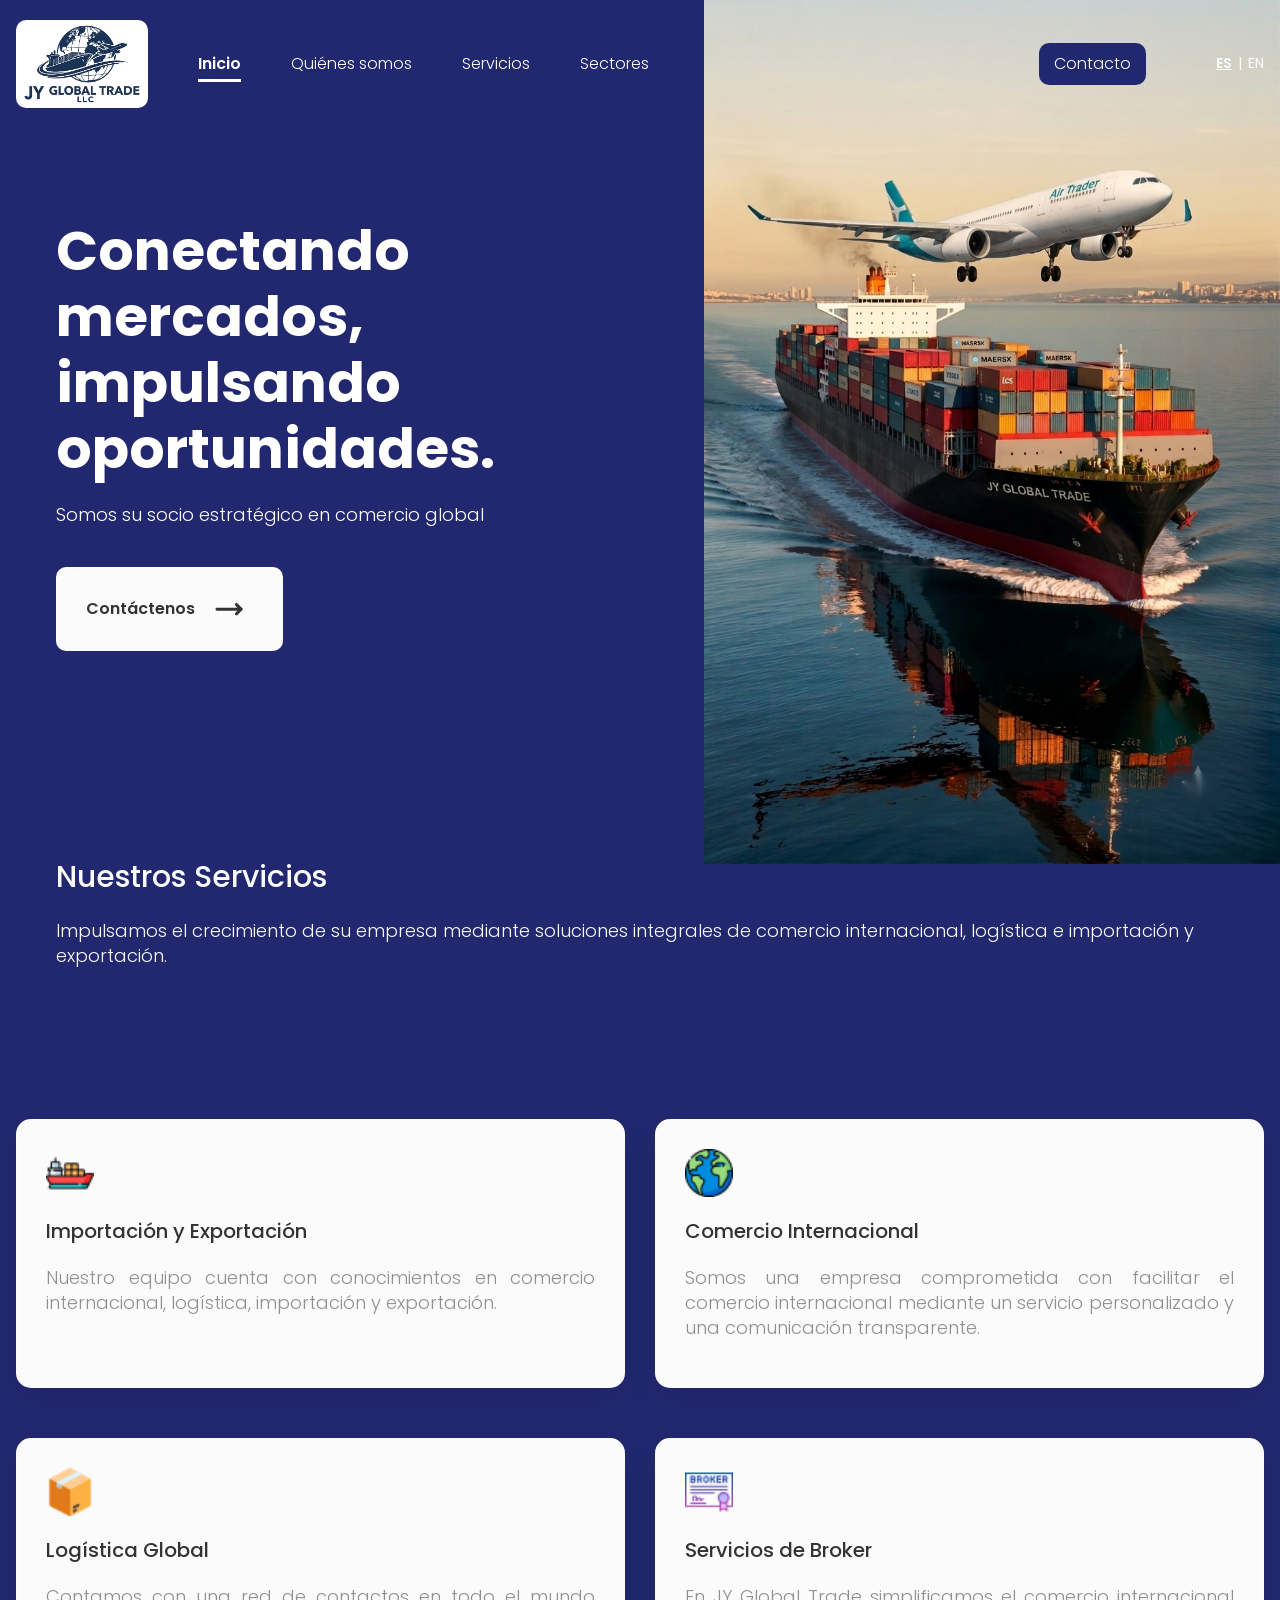
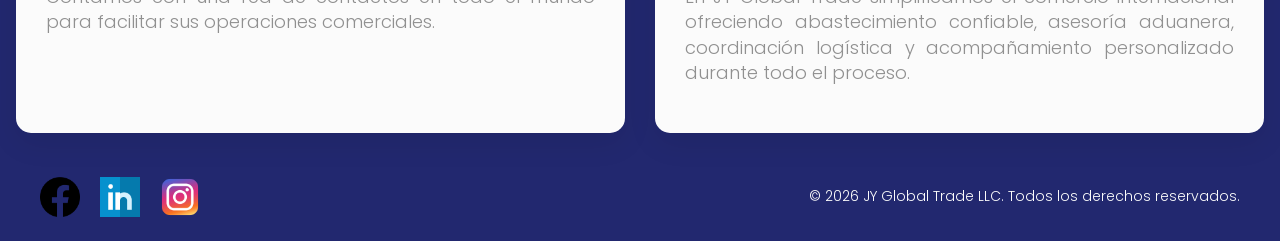
<file: index.html>
<!doctype html>
<html lang="es">
  <head>
    <meta charset="utf-8" />
    <meta name="viewport" content="width=device-width, initial-scale=1" />

    <title>
      JY Global Trade LLC | Importación, Exportación y Comercio Internacional
    </title>

    <meta
      name="description"
      content="JY Global Trade LLC ofrece soluciones de importación, exportación, comercio internacional, broker y logística global para empresas que buscan conectar mercados."
    />

    <!-- Canonical -->
    <link rel="canonical" href="https://jyglobaltrade.com/" />

    <link rel="stylesheet" href="css/style.css" />

    <!-- Open Graph -->
    <meta
      property="og:title"
      content="JY Global Trade LLC | Comercio Internacional"
    />
    <meta
      property="og:description"
      content="Soluciones de importación, exportación, broker y logística global para conectar empresas con mercados internacionales."
    />
    <meta property="og:type" content="website" />
    <meta property="og:url" content="https://jyglobaltrade.com/" />
    <meta
      property="og:image"
      content="https://jyglobaltrade.com/img/og-image.jpg"
    />
    <meta
      property="og:image:alt"
      content="JY Global Trade LLC - Soluciones de comercio internacional"
    />

    <!-- Favicon -->
    <link rel="icon" href="favicon.ico" sizes="any" />
    <link rel="apple-touch-icon" href="icon.png" />

    <link rel="manifest" href="site.webmanifest" />
    <meta name="theme-color" content="#22286f" />

    <!-- Google Fonts -->
    <link rel="preconnect" href="https://fonts.googleapis.com" />
    <link rel="preconnect" href="https://fonts.gstatic.com" crossorigin />
    <link
      href="https://fonts.googleapis.com/css2?family=Poppins:ital,wght@0,100;0,200;0,300;0,400;0,500;0,600;0,700;0,800;0,900;1,100;1,200;1,300;1,400;1,500;1,600;1,700;1,800;1,900&display=swap"
      rel="stylesheet"
    />
  </head>

  <body class="home">
    <div class="container">
      <header class="main_header">
        <a href="index.html">
          <img
            src="img/global_logodef.png"
            alt="JY Global Trade LLC"
            class="logo"
          />
        </a>

        <button
          class="menu_toggle"
          aria-label="Abrir menú"
          aria-expanded="false"
        >
          <span></span>
          <span></span>
          <span></span>
        </button>

        <nav class="main_menu">
          <ul>
            <li><a href="index.html">Inicio</a></li>
            <li><a href="quienes_somos.html">Quiénes somos</a></li>
            <li><a href="servicios.html">Servicios</a></li>
            <li><a href="sectores.html">Sectores</a></li>
            <li><a href="contacto.html">Contacto</a></li>
          </ul>
        </nav>

        <div class="language_switcher">
          <a href="index.html" class="active_language">ES</a>
          <span>|</span>
          <a href="en/index.html">EN</a>
        </div>
      </header>
      <main>
        <section class="hero">
          <h1 class="hero_title">
            Conectando mercados, impulsando oportunidades.
          </h1>
          <p class="hero_subtitle">
            Somos su socio estratégico en comercio global
          </p>
          <a href="contacto.html" class="hero_button"
            >Contáctenos<span><img src="img/Arrow.svg" alt="" /></span
          ></a>
        </section>

        <section class="service">
          <h2 class="service_title">Nuestros Servicios</h2>
          <p class="service_description">
            Impulsamos el crecimiento de su empresa mediante soluciones
            integrales de comercio internacional, logística e importación y
            exportación.
          </p>
        </section>

        <section class="categories">
          <article class="category">
            <img
              class="category_icon"
              src="img/ship_logo.png"
              alt="Importación y Exportación"
            />
            <h3 class="category_title">Importación y Exportación</h3>
            <p class="category_description">
              Nuestro equipo cuenta con conocimientos en comercio internacional,
              logística, importación y exportación.
            </p>
          </article>

          <article class="category">
            <img
              class="category_icon"
              src="img/earth_logo.png"
              alt="Comercio Internacional"
            />
            <h3 class="category_title">Comercio Internacional</h3>
            <p class="category_description">
              Somos una empresa comprometida con facilitar el comercio
              internacional mediante un servicio personalizado y una
              comunicación transparente.
            </p>
          </article>
          <article class="category">
            <img
              class="category_icon"
              src="img/package_logo.png"
              alt="Logística Global"
            />
            <h3 class="category_title">Logística Global</h3>
            <p class="category_description">
              Contamos con una red de contactos en todo el mundo para facilitar
              sus operaciones comerciales.
            </p>
          </article>
          <article class="category">
            <img class="category_icon" src="img/broker_logo.png" alt="Broker" />
            <h3 class="category_title">Servicios de Broker</h3>
            <p class="category_description">
              En JY Global Trade simplificamos el comercio internacional
              ofreciendo abastecimiento confiable, asesoría aduanera,
              coordinación logística y acompañamiento personalizado durante todo
              el proceso.
            </p>
          </article>
        </section>
      </main>
    </div>
    <div class="container_footer">
      <footer>
        <nav class="footer_menu">
          <ul>
            <li>
              <a
                href="https://www.facebook.com/profile.php?id=61594121396330"
                target="_blank"
                rel="noopener noreferrer"
              >
                <img src="img/facebook.png" alt="Facebook" />
              </a>
            </li>
            <li>
              <a href="https://linkedin.com"
                ><img src="img/linkedin_icon.png" alt="LinkedIn"
              /></a>
            </li>
            <li>
              <a
                href="https://www.instagram.com/jyglobaltrade/"
                target="_blank"
                rel="noopener noreferrer"
              >
                <img src="img/instagram_icon.png" alt="Instagram" />
              </a>
            </li>
          </ul>
        </nav>
        <p class="footer_text">
          &copy; 2026 JY Global Trade LLC. Todos los derechos reservados.
        </p>
      </footer>
    </div>

    <script>
      const menuToggle = document.querySelector(".menu_toggle");
      const mainMenu = document.querySelector(".main_menu");

      menuToggle.addEventListener("click", () => {
        const isOpen = mainMenu.classList.toggle("active");

        menuToggle.setAttribute("aria-expanded", isOpen);
        menuToggle.setAttribute(
          "aria-label",
          isOpen ? "Cerrar menú" : "Abrir menú",
        );
      });
    </script>
  </body>
</html>
</file>
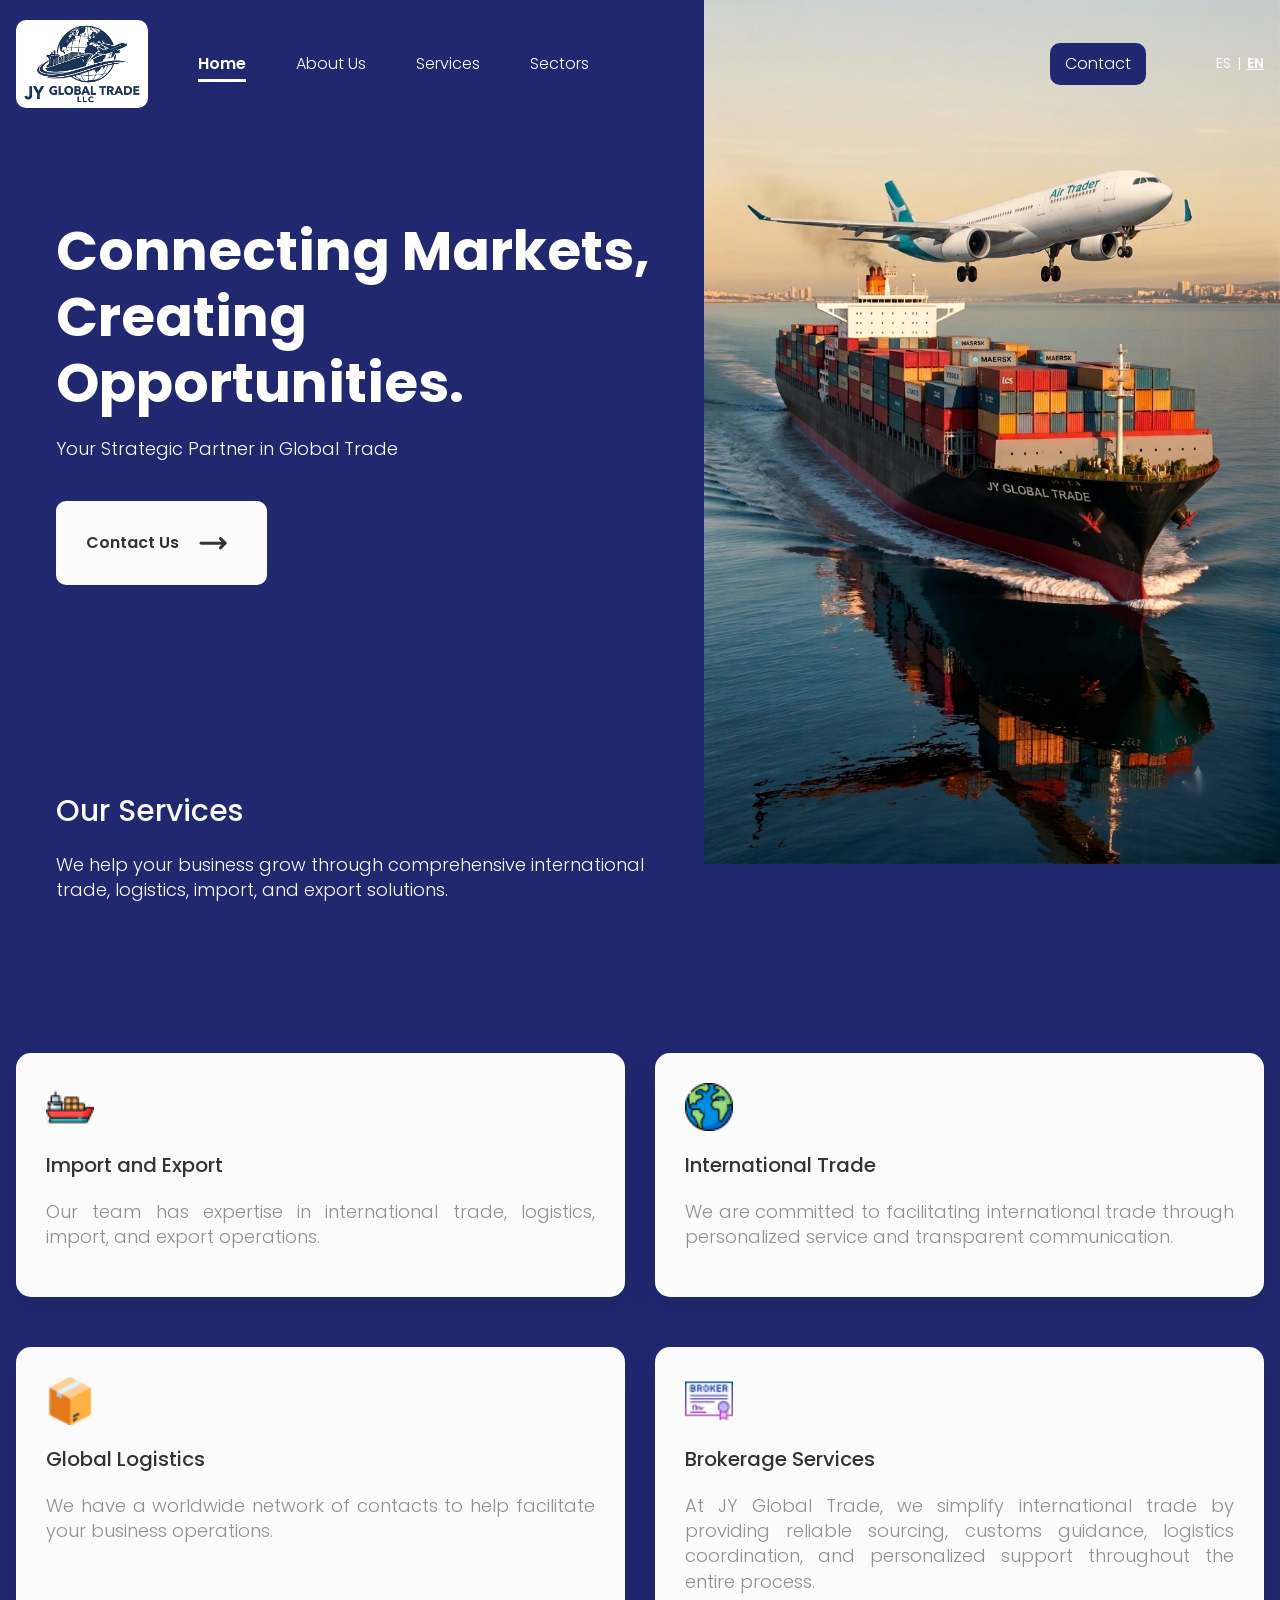
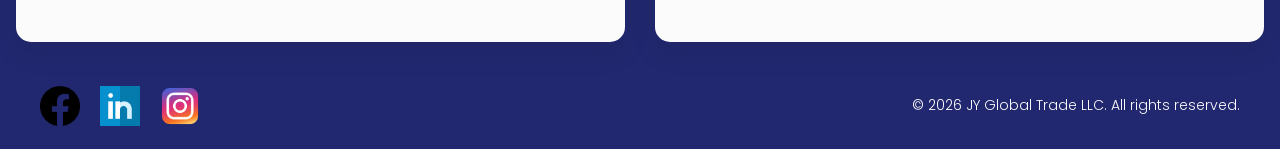
<file: en/index.html>
<!doctype html>
<html lang="en">
  <head>
    <meta charset="utf-8" />
    <meta name="viewport" content="width=device-width, initial-scale=1" />

    <title>JY Global Trade LLC | Import, Export & International Trade</title>

    <meta
      name="description"
      content="JY Global Trade LLC provides import, export, international trade, brokerage, and global logistics solutions for businesses seeking to connect with markets worldwide."
    />

    <!-- Canonical -->
    <link rel="canonical" href="https://jyglobaltrade.com/en/" />

    <link rel="stylesheet" href="../css/style.css" />

    <!-- Open Graph -->
    <meta
      property="og:title"
      content="JY Global Trade LLC | Import, Export & International Trade"
    />
    <meta
      property="og:description"
      content="Import, export, international trade, brokerage, and global logistics solutions designed to connect businesses with markets worldwide."
    />
    <meta property="og:type" content="website" />
    <meta property="og:url" content="https://jyglobaltrade.com/en/" />
    <meta
      property="og:image"
      content="https://jyglobaltrade.com/img/og-image.jpg"
    />
    <meta
      property="og:image:alt"
      content="JY Global Trade LLC - International Trade Solutions"
    />

    <!-- Favicon -->
    <link rel="icon" href="../favicon.ico" sizes="any" />
    <link rel="apple-touch-icon" href="../icon.png" />

    <link rel="manifest" href="../site.webmanifest" />
    <meta name="theme-color" content="#22286f" />

    <!-- Google Fonts -->
    <link rel="preconnect" href="https://fonts.googleapis.com" />
    <link rel="preconnect" href="https://fonts.gstatic.com" crossorigin />
    <link
      href="https://fonts.googleapis.com/css2?family=Poppins:ital,wght@0,100;0,200;0,300;0,400;0,500;0,600;0,700;0,800;0,900;1,100;1,200;1,300;1,400;1,500;1,600;1,700;1,800;1,900&display=swap"
      rel="stylesheet"
    />
  </head>

  <body class="home">
    <div class="container">
      <header class="main_header">
        <a href="index.html">
          <img
            src="../img/global_logodef.png"
            alt="JY Global Trade LLC"
            class="logo"
          />
        </a>

        <button
          class="menu_toggle"
          aria-label="Open menu"
          aria-expanded="false"
        >
          <span></span>
          <span></span>
          <span></span>
        </button>

        <nav class="main_menu">
          <ul>
            <li><a href="index.html">Home</a></li>
            <li><a href="about_us.html">About Us</a></li>
            <li><a href="services.html">Services</a></li>
            <li><a href="sectors.html">Sectors</a></li>
            <li><a href="contact.html">Contact</a></li>
          </ul>
        </nav>

        <div class="language_switcher">
          <a href="../index.html">ES</a>
          <span>|</span>
          <a href="index.html" class="active_language">EN</a>
        </div>
      </header>
      <main>
        <section class="hero">
          <h1 class="hero_title">
            Connecting Markets, Creating Opportunities.
          </h1>

          <p class="hero_subtitle">Your Strategic Partner in Global Trade</p>

          <a href="contact.html" class="hero_button">
            Contact Us<span><img src="../img/Arrow.svg" alt="" /></span>
          </a>
        </section>

        <section class="service">
          <h2 class="service_title">Our Services</h2>

          <p class="service_description">
            We help your business grow through comprehensive international
            trade, logistics, import, and export solutions.
          </p>
        </section>

        <section class="categories">
          <article class="category">
            <img
              class="category_icon"
              src="../img/ship_logo.png"
              alt="Import and Export"
            />
            <h3 class="category_title">Import and Export</h3>
            <p class="category_description">
              Our team has expertise in international trade, logistics, import,
              and export operations.
            </p>
          </article>

          <article class="category">
            <img
              class="category_icon"
              src="../img/earth_logo.png"
              alt="International Trade"
            />
            <h3 class="category_title">International Trade</h3>
            <p class="category_description">
              We are committed to facilitating international trade through
              personalized service and transparent communication.
            </p>
          </article>

          <article class="category">
            <img
              class="category_icon"
              src="../img/package_logo.png"
              alt="Global Logistics"
            />
            <h3 class="category_title">Global Logistics</h3>
            <p class="category_description">
              We have a worldwide network of contacts to help facilitate your
              business operations.
            </p>
          </article>

          <article class="category">
            <img
              class="category_icon"
              src="../img/broker_logo.png"
              alt="Brokerage Services"
            />
            <h3 class="category_title">Brokerage Services</h3>
            <p class="category_description">
              At JY Global Trade, we simplify international trade by providing
              reliable sourcing, customs guidance, logistics coordination, and
              personalized support throughout the entire process.
            </p>
          </article>
        </section>
      </main>
    </div>
    <div class="container_footer">
      <footer>
        <nav class="footer_menu">
          <ul>
            <li>
              <a
                href="https://www.facebook.com/profile.php?id=61594121396330"
                target="_blank"
                rel="noopener noreferrer"
              >
                <img src="../img/facebook.png" alt="Facebook" />
              </a>
            </li>

            <li>
              <a href="https://linkedin.com">
                <img src="../img/linkedin_icon.png" alt="LinkedIn" />
              </a>
            </li>

            <li>
              <a
                href="https://www.instagram.com/jyglobaltrade/"
                target="_blank"
                rel="noopener noreferrer"
              >
                <img src="../img/instagram_icon.png" alt="Instagram" />
              </a>
            </li>
          </ul>
        </nav>

        <p class="footer_text">
          &copy; 2026 JY Global Trade LLC. All rights reserved.
        </p>
      </footer>
    </div>

    <script>
      const menuToggle = document.querySelector(".menu_toggle");
      const mainMenu = document.querySelector(".main_menu");

      menuToggle.addEventListener("click", () => {
        const isOpen = mainMenu.classList.toggle("active");

        menuToggle.setAttribute("aria-expanded", isOpen);
        menuToggle.setAttribute(
          "aria-label",
          isOpen ? "Close menu" : "Open menu",
        );
      });
    </script>
  </body>
</html>
</file>
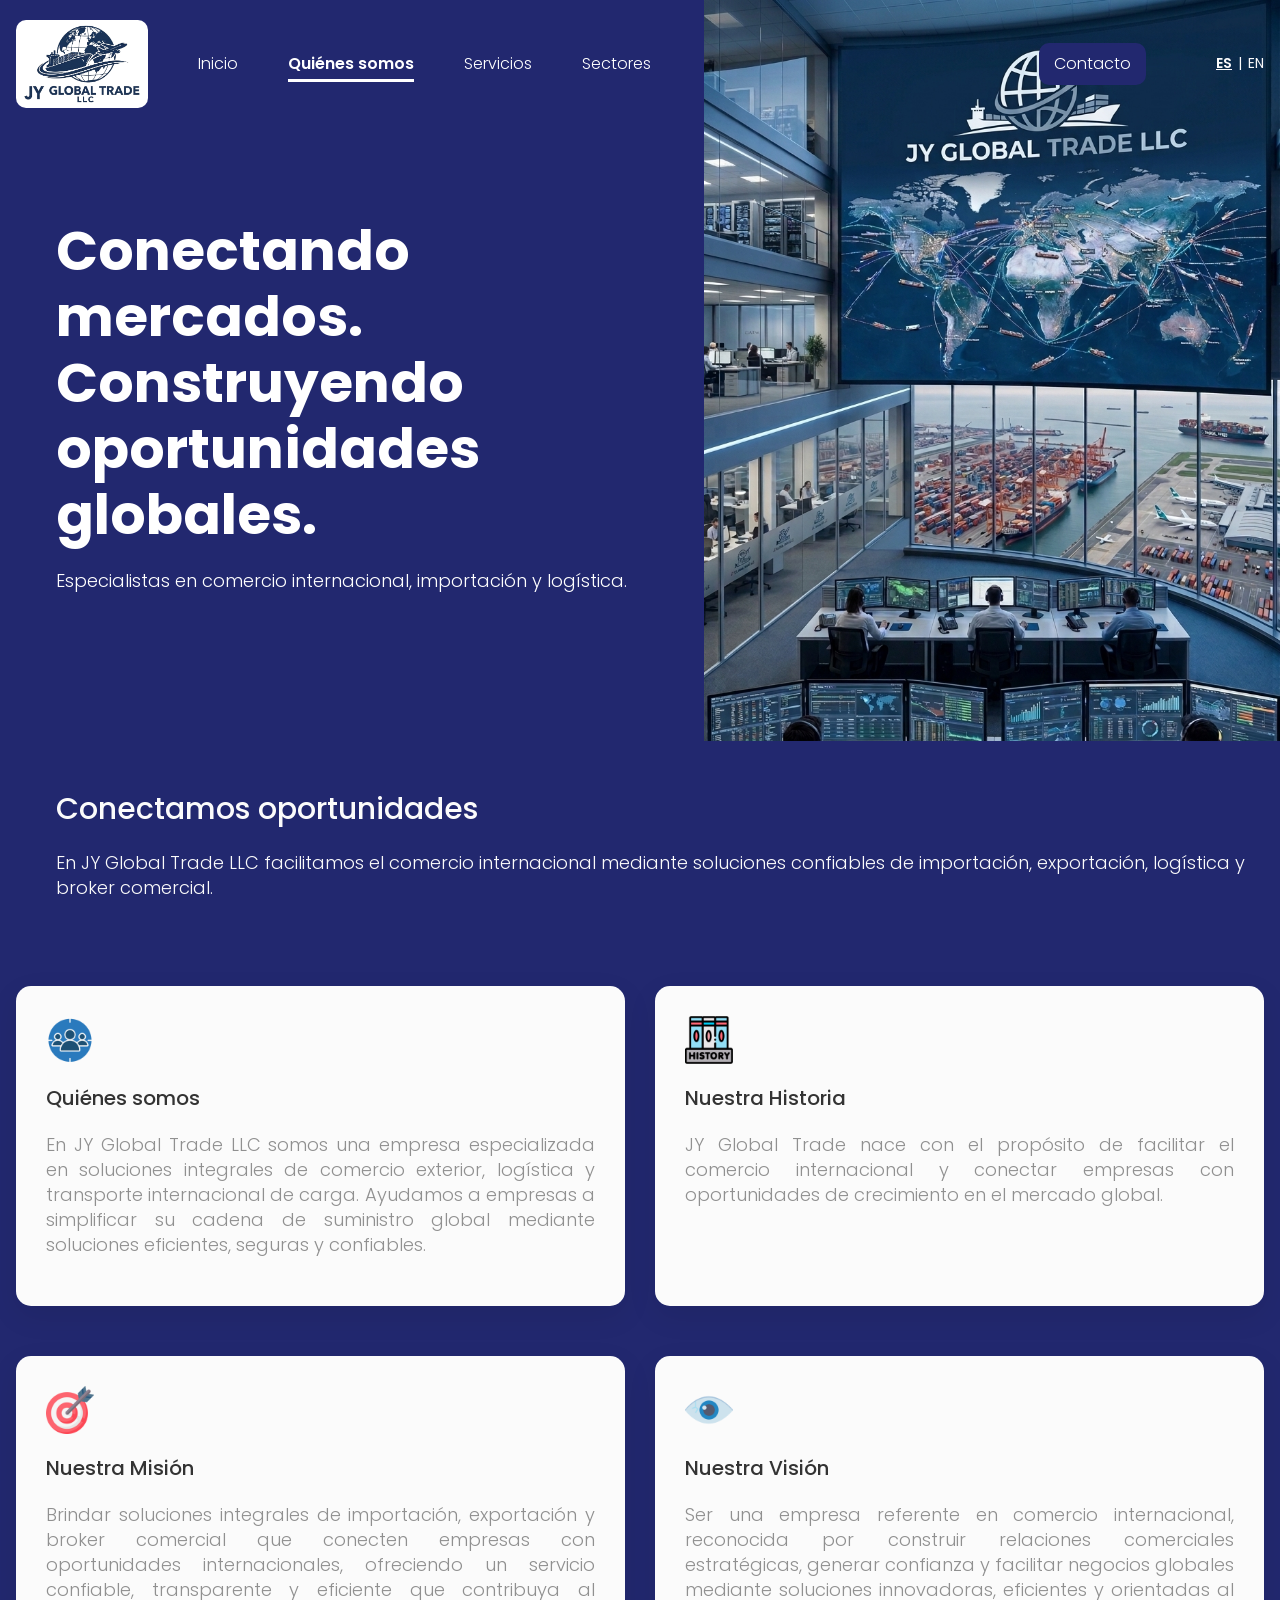
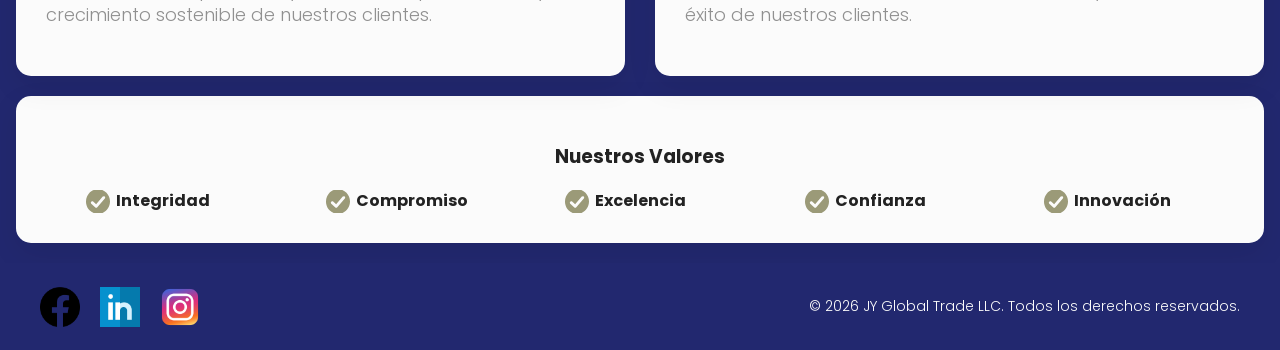
<file: quienes_somos.html>
<!doctype html>
<html lang="es">
  <head>
    <meta charset="utf-8" />
    <meta name="viewport" content="width=device-width, initial-scale=1" />

    <title>Quiénes Somos | JY Global Trade LLC</title>

    <meta
      name="description"
      content="Conozca JY Global Trade LLC, una empresa dedicada a conectar negocios con oportunidades globales mediante soluciones de comercio internacional, importación, exportación, logística y broker."
    />

    <!-- Canonical -->
    <link rel="canonical" href="https://jyglobaltrade.com/quienes_somos.html" />

    <link rel="stylesheet" href="css/style.css" />

    <!-- Open Graph -->
    <meta property="og:title" content="Quiénes Somos | JY Global Trade LLC" />
    <meta
      property="og:description"
      content="Conozca nuestra empresa y nuestro compromiso con soluciones confiables de comercio internacional, importación, exportación, logística y broker."
    />
    <meta property="og:type" content="website" />
    <meta
      property="og:url"
      content="https://jyglobaltrade.com/quienes_somos.html"
    />
    <meta
      property="og:image"
      content="https://jyglobaltrade.com/img/og-image.jpg"
    />
    <meta
      property="og:image:alt"
      content="JY Global Trade LLC - Soluciones de comercio internacional"
    />

    <!-- Favicon -->
    <link rel="icon" href="favicon.ico" sizes="any" />
    <link rel="apple-touch-icon" href="icon.png" />

    <link rel="manifest" href="site.webmanifest" />
    <meta name="theme-color" content="#22286f" />

    <!-- Google Fonts -->
    <link rel="preconnect" href="https://fonts.googleapis.com" />
    <link rel="preconnect" href="https://fonts.gstatic.com" crossorigin />
    <link
      href="https://fonts.googleapis.com/css2?family=Poppins:ital,wght@0,100;0,200;0,300;0,400;0,500;0,600;0,700;0,800;0,900;1,100;1,200;1,300;1,400;1,500;1,600;1,700;1,800;1,900&display=swap"
      rel="stylesheet"
    />
  </head>

  <body class="about_us">
    <div class="container">
      <header class="main_header">
        <a href="index.html">
          <img
            width="100"
            height="100"
            src="img/global_logodef.png"
            alt="Logo de JY Global Trade"
          />
        </a>
        <button
          class="menu_toggle"
          aria-label="Abrir menú"
          aria-expanded="false"
        >
          <span></span>
          <span></span>
          <span></span>
        </button>
        <nav class="main_menu">
          <ul>
            <li><a href="index.html">Inicio</a></li>
            <li><a href="quienes_somos.html">Quiénes somos</a></li>
            <li><a href="servicios.html">Servicios</a></li>
            <li><a href="sectores.html">Sectores</a></li>
            <li><a href="contacto.html">Contacto</a></li>
          </ul>
        </nav>

        <div class="language_switcher">
          <a href="quienes_somos.html" class="active_language">ES</a>
          <span>|</span>
          <a href="en/about_us.html">EN</a>
        </div>
      </header>
      <main>
        <section class="hero">
          <h1 class="hero_title">
            Conectando mercados. Construyendo oportunidades globales.
          </h1>
          <p class="hero_subtitle">
            Especialistas en comercio internacional, importación y logística.
          </p>
        </section>

        <section class="service">
          <h2 class="service_title">Conectamos oportunidades</h2>
          <p class="service_description">
            En JY Global Trade LLC facilitamos el comercio internacional
            mediante soluciones confiables de importación, exportación,
            logística y broker comercial.
          </p>
        </section>

        <section class="categories">
          <article class="category">
            <img
              class="category_icon"
              src="img/quienes_somos.png"
              alt="Quiénes somos"
            />
            <h3 class="category_title">Quiénes somos</h3>
            <p class="category_description">
              En JY Global Trade LLC somos una empresa especializada en
              soluciones integrales de comercio exterior, logística y transporte
              internacional de carga. Ayudamos a empresas a simplificar su
              cadena de suministro global mediante soluciones eficientes,
              seguras y confiables.
            </p>
          </article>

          <article class="category">
            <img
              class="category_icon"
              src="img/history.png"
              alt="Nuestra Historia"
            />
            <h3 class="category_title">Nuestra Historia</h3>
            <p class="category_description">
              JY Global Trade nace con el propósito de facilitar el comercio
              internacional y conectar empresas con oportunidades de crecimiento
              en el mercado global.
            </p>
          </article>

          <article class="category">
            <img
              class="category_icon"
              src="img/mision.png"
              alt="Nuestra Misión"
            />
            <h3 class="category_title">Nuestra Misión</h3>
            <p class="category_description">
              Brindar soluciones integrales de importación, exportación y broker
              comercial que conecten empresas con oportunidades internacionales,
              ofreciendo un servicio confiable, transparente y eficiente que
              contribuya al crecimiento sostenible de nuestros clientes.
            </p>
          </article>

          <article class="category">
            <img
              class="category_icon"
              src="img/vision.png"
              alt="Nuestra Visión"
            />
            <h3 class="category_title">Nuestra Visión</h3>
            <p class="category_description">
              Ser una empresa referente en comercio internacional, reconocida
              por construir relaciones comerciales estratégicas, generar
              confianza y facilitar negocios globales mediante soluciones
              innovadoras, eficientes y orientadas al éxito de nuestros
              clientes.
            </p>
          </article>
        </section>
        <article class="category">
          <h3 class="category_title_values">Nuestros Valores</h3>

          <ul class="values">
            <li><strong>Integridad</strong></li>
            <li><strong>Compromiso</strong></li>
            <li><strong>Excelencia</strong></li>
            <li><strong>Confianza</strong></li>
            <li><strong>Innovación</strong></li>
          </ul>
        </article>
      </main>
    </div>
    <div class="container_footer">
      <footer>
        <nav class="footer_menu">
          <ul>
            <li>
              <a
                href="https://www.facebook.com/profile.php?id=61594121396330"
                target="_blank"
                rel="noopener noreferrer"
              >
                <img src="img/facebook.png" alt="Facebook" />
              </a>
            </li>
            <li>
              <a href="https://linkedin.com"
                ><img src="img/linkedin_icon.png" alt="LinkedIn"
              /></a>
            </li>
            <li>
              <a
                href="https://www.instagram.com/jyglobaltrade/"
                target="_blank"
                rel="noopener noreferrer"
              >
                <img src="img/instagram_icon.png" alt="Instagram" />
              </a>
            </li>
          </ul>
        </nav>
        <p class="footer_text">
          &copy; 2026 JY Global Trade LLC. Todos los derechos reservados.
        </p>
      </footer>
    </div>
    <script>
      const menuToggle = document.querySelector(".menu_toggle");
      const mainMenu = document.querySelector(".main_menu");

      menuToggle.addEventListener("click", () => {
        const isOpen = mainMenu.classList.toggle("active");

        menuToggle.setAttribute("aria-expanded", isOpen);
        menuToggle.setAttribute(
          "aria-label",
          isOpen ? "Cerrar menú" : "Abrir menú",
        );
      });
    </script>
  </body>
</html>
</file>
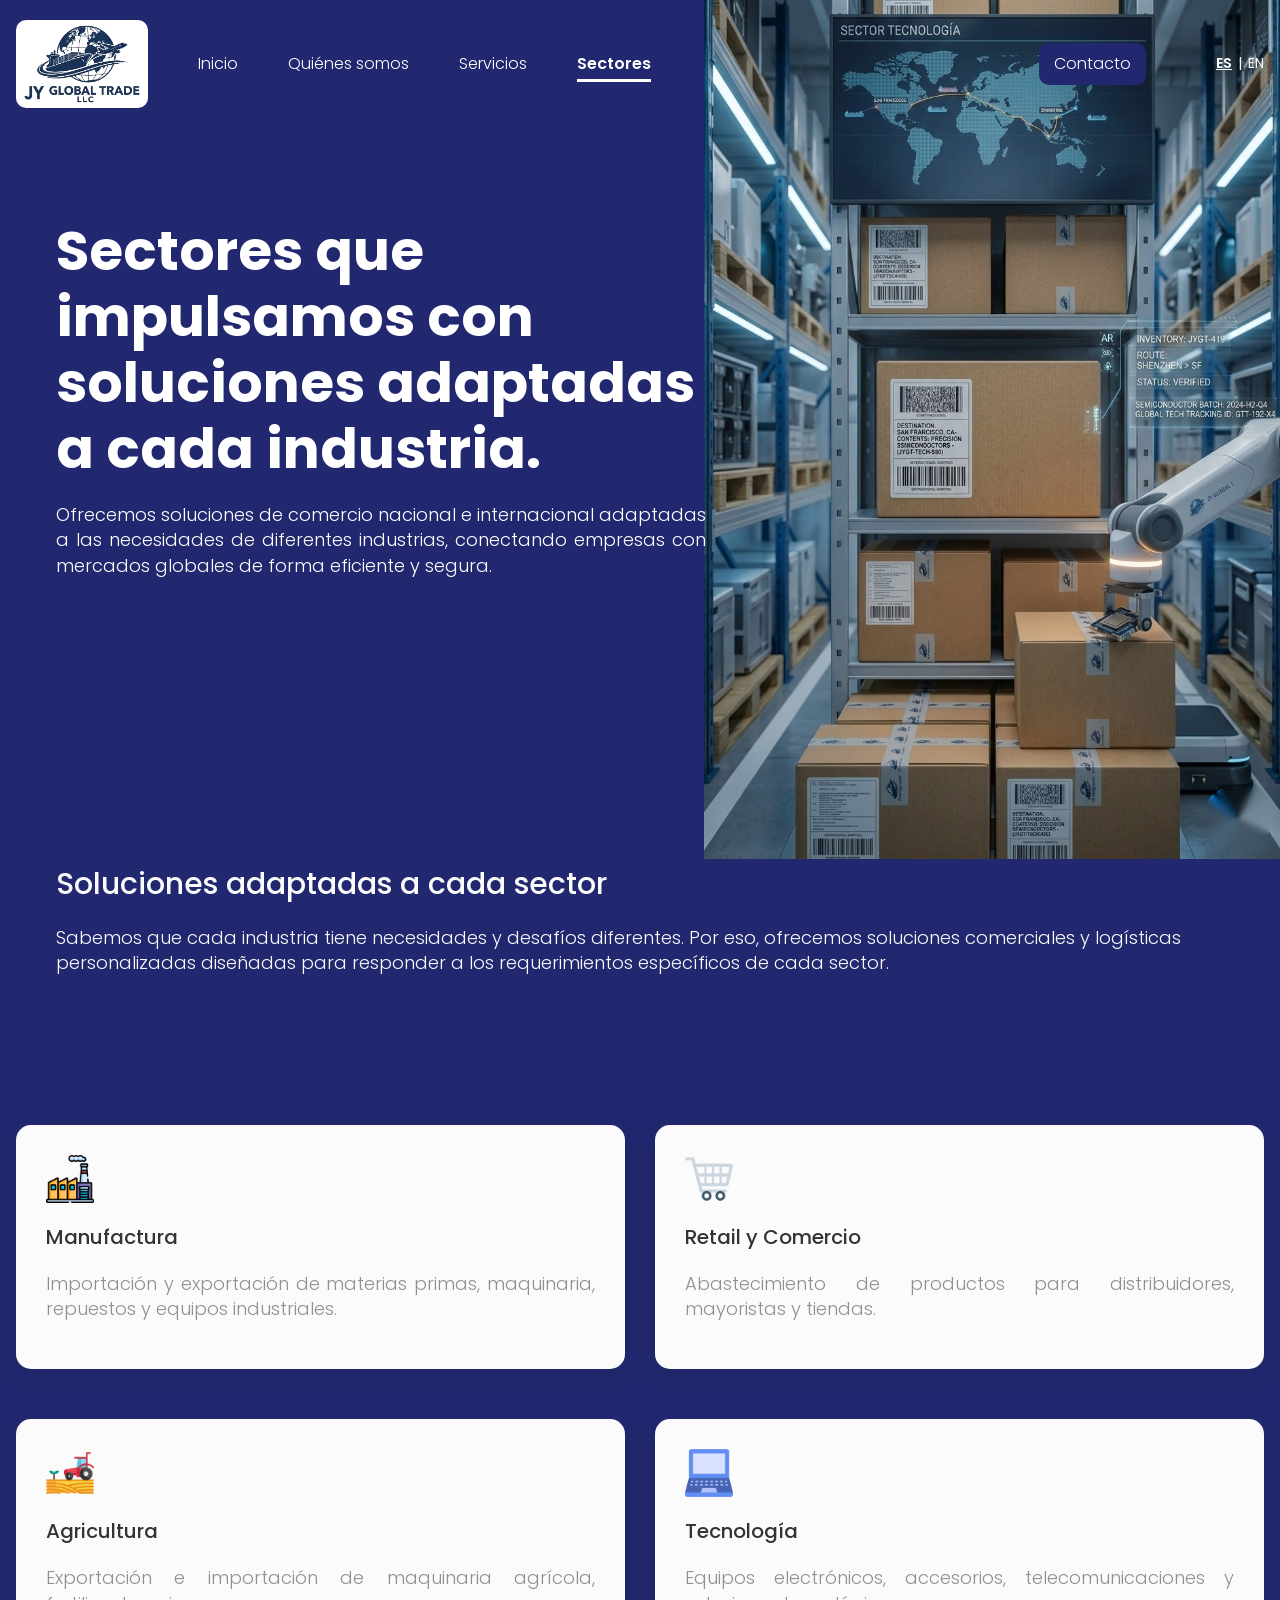
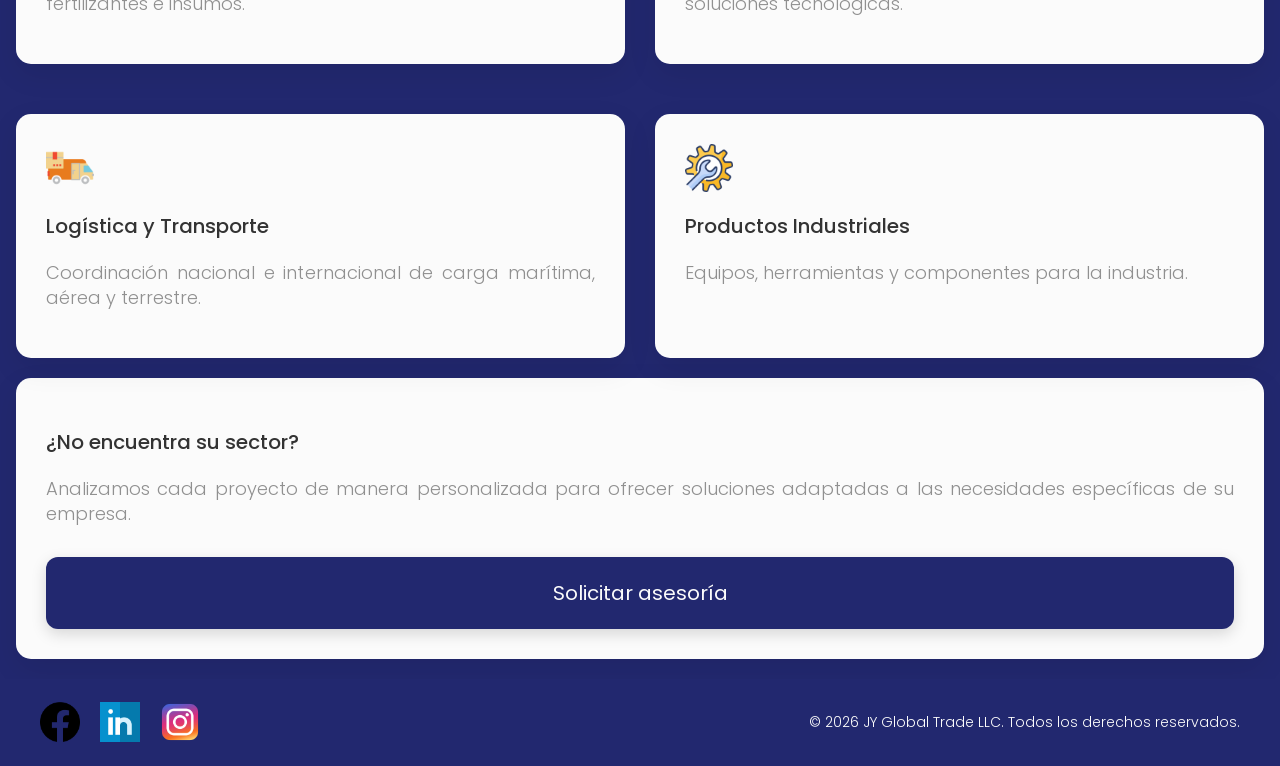
<file: sectores.html>
<!doctype html>
<html lang="es">
  <head>
    <meta charset="utf-8" />
    <meta name="viewport" content="width=device-width, initial-scale=1" />

    <title>Sectores que Atendemos | JY Global Trade LLC</title>

    <meta
      name="description"
      content="JY Global Trade LLC ofrece soluciones de comercio internacional para sectores como manufactura, retail, agricultura, tecnología, logística y productos industriales."
    />

    <!-- Canonical -->
    <link rel="canonical" href="https://jyglobaltrade.com/sectores.html" />

    <link rel="stylesheet" href="css/style.css" />

    <!-- Open Graph -->
    <meta
      property="og:title"
      content="Sectores que Atendemos | JY Global Trade LLC"
    />
    <meta
      property="og:description"
      content="Soluciones de comercio internacional adaptadas a sectores como manufactura, retail, agricultura, tecnología, logística y productos industriales."
    />
    <meta property="og:type" content="website" />
    <meta property="og:url" content="https://jyglobaltrade.com/sectores.html" />
    <meta
      property="og:image"
      content="https://jyglobaltrade.com/img/og-image.jpg"
    />
    <meta
      property="og:image:alt"
      content="JY Global Trade LLC - Soluciones de comercio internacional"
    />

    <!-- Favicon -->
    <link rel="icon" href="favicon.ico" sizes="any" />
    <link rel="apple-touch-icon" href="icon.png" />

    <link rel="manifest" href="site.webmanifest" />
    <meta name="theme-color" content="#22286f" />

    <!-- Google Fonts -->
    <link rel="preconnect" href="https://fonts.googleapis.com" />
    <link rel="preconnect" href="https://fonts.gstatic.com" crossorigin />
    <link
      href="https://fonts.googleapis.com/css2?family=Poppins:ital,wght@0,100;0,200;0,300;0,400;0,500;0,600;0,700;0,800;0,900;1,100;1,200;1,300;1,400;1,500;1,600;1,700;1,800;1,900&display=swap"
      rel="stylesheet"
    />
  </head>

  <body class="sectors">
    <div class="container">
      <header class="main_header">
        <a href="index.html">
          <img
            width="100"
            height="100"
            src="img/global_logodef.png"
            alt="Logo de JY Global Trade"
          />
        </a>

        <button
          class="menu_toggle"
          aria-label="Abrir menú"
          aria-expanded="false"
        >
          <span></span>
          <span></span>
          <span></span>
        </button>
        <nav class="main_menu">
          <ul>
            <li><a href="index.html">Inicio</a></li>
            <li><a href="quienes_somos.html">Quiénes somos</a></li>
            <li><a href="servicios.html">Servicios</a></li>
            <li><a href="sectores.html">Sectores</a></li>
            <li><a href="contacto.html">Contacto</a></li>
          </ul>
        </nav>

        <div class="language_switcher">
          <a href="sectores.html" class="active_language">ES</a>
          <span>|</span>
          <a href="en/sectors.html">EN</a>
        </div>
      </header>
      <main>
        <section class="hero">
          <h1 class="hero_title">
            Sectores que impulsamos con soluciones adaptadas a cada industria.
          </h1>
          <p class="hero_subtitle">
            Ofrecemos soluciones de comercio nacional e internacional adaptadas
            a las necesidades de diferentes industrias, conectando empresas con
            mercados globales de forma eficiente y segura.
          </p>
        </section>

        <section class="service">
          <h2 class="service_title">Soluciones adaptadas a cada sector</h2>
          <p class="service_description">
            Sabemos que cada industria tiene necesidades y desafíos diferentes.
            Por eso, ofrecemos soluciones comerciales y logísticas
            personalizadas diseñadas para responder a los requerimientos
            específicos de cada sector.
          </p>
        </section>

        <section class="categories">
          <article class="category">
            <img
              class="category_icon"
              src="img/factory.png"
              alt="Manufactura"
            />
            <h3 class="category_title">Manufactura</h3>
            <p class="category_description">
              Importación y exportación de materias primas, maquinaria,
              repuestos y equipos industriales.
            </p>
          </article>

          <article class="category">
            <img
              class="category_icon"
              src="img/retail.png"
              alt="Retail y Comercio"
            />
            <h3 class="category_title">Retail y Comercio</h3>
            <p class="category_description">
              Abastecimiento de productos para distribuidores, mayoristas y
              tiendas.
            </p>
          </article>

          <article class="category">
            <img
              class="category_icon"
              src="img/agriculture.png"
              alt="Agricultura"
            />
            <h3 class="category_title">Agricultura</h3>
            <p class="category_description">
              Exportación e importación de maquinaria agrícola, fertilizantes e
              insumos.
            </p>
          </article>

          <article class="category">
            <img
              class="category_icon"
              src="img/technology.png"
              alt="Tecnología"
            />
            <h3 class="category_title">Tecnología</h3>
            <p class="category_description">
              Equipos electrónicos, accesorios, telecomunicaciones y soluciones
              tecnológicas.
            </p>
          </article>
          <article class="category">
            <img
              class="category_icon"
              src="img/logistic.png"
              alt="Logística y Transporte"
            />
            <h3 class="category_title">Logística y Transporte</h3>
            <p class="category_description">
              Coordinación nacional e internacional de carga marítima, aérea y
              terrestre.
            </p>
          </article>
          <article class="category">
            <img
              class="category_icon"
              src="img/industry.png"
              alt="Productos Industriales"
            />
            <h3 class="category_title">Productos Industriales</h3>
            <p class="category_description">
              Equipos, herramientas y componentes para la industria.
            </p>
          </article>
        </section>

        <article class="category">
          <h3 class="category_title">¿No encuentra su sector?</h3>
          <p class="category_description">
            Analizamos cada proyecto de manera personalizada para ofrecer
            soluciones adaptadas a las necesidades específicas de su empresa.
          </p>
          <a href="contacto.html" class="category_button">Solicitar asesoría</a>
        </article>
      </main>
    </div>
    <div class="container_footer">
      <footer>
        <nav class="footer_menu">
          <ul>
            <li>
              <a
                href="https://www.facebook.com/profile.php?id=61594121396330"
                target="_blank"
                rel="noopener noreferrer"
              >
                <img src="img/facebook.png" alt="Facebook" />
              </a>
            </li>
            <li>
              <a href="https://linkedin.com"
                ><img src="img/linkedin_icon.png" alt="LinkedIn"
              /></a>
            </li>
            <li>
              <a
                href="https://www.instagram.com/jyglobaltrade/"
                target="_blank"
                rel="noopener noreferrer"
              >
                <img src="img/instagram_icon.png" alt="Instagram" />
              </a>
            </li>
          </ul>
        </nav>
        <p class="footer_text">
          &copy; 2026 JY Global Trade LLC. Todos los derechos reservados.
        </p>
      </footer>
    </div>
    <script>
      const menuToggle = document.querySelector(".menu_toggle");
      const mainMenu = document.querySelector(".main_menu");

      menuToggle.addEventListener("click", () => {
        const isOpen = mainMenu.classList.toggle("active");

        menuToggle.setAttribute("aria-expanded", isOpen);
        menuToggle.setAttribute(
          "aria-label",
          isOpen ? "Cerrar menú" : "Abrir menú",
        );
      });
    </script>
  </body>
</html>
</file>
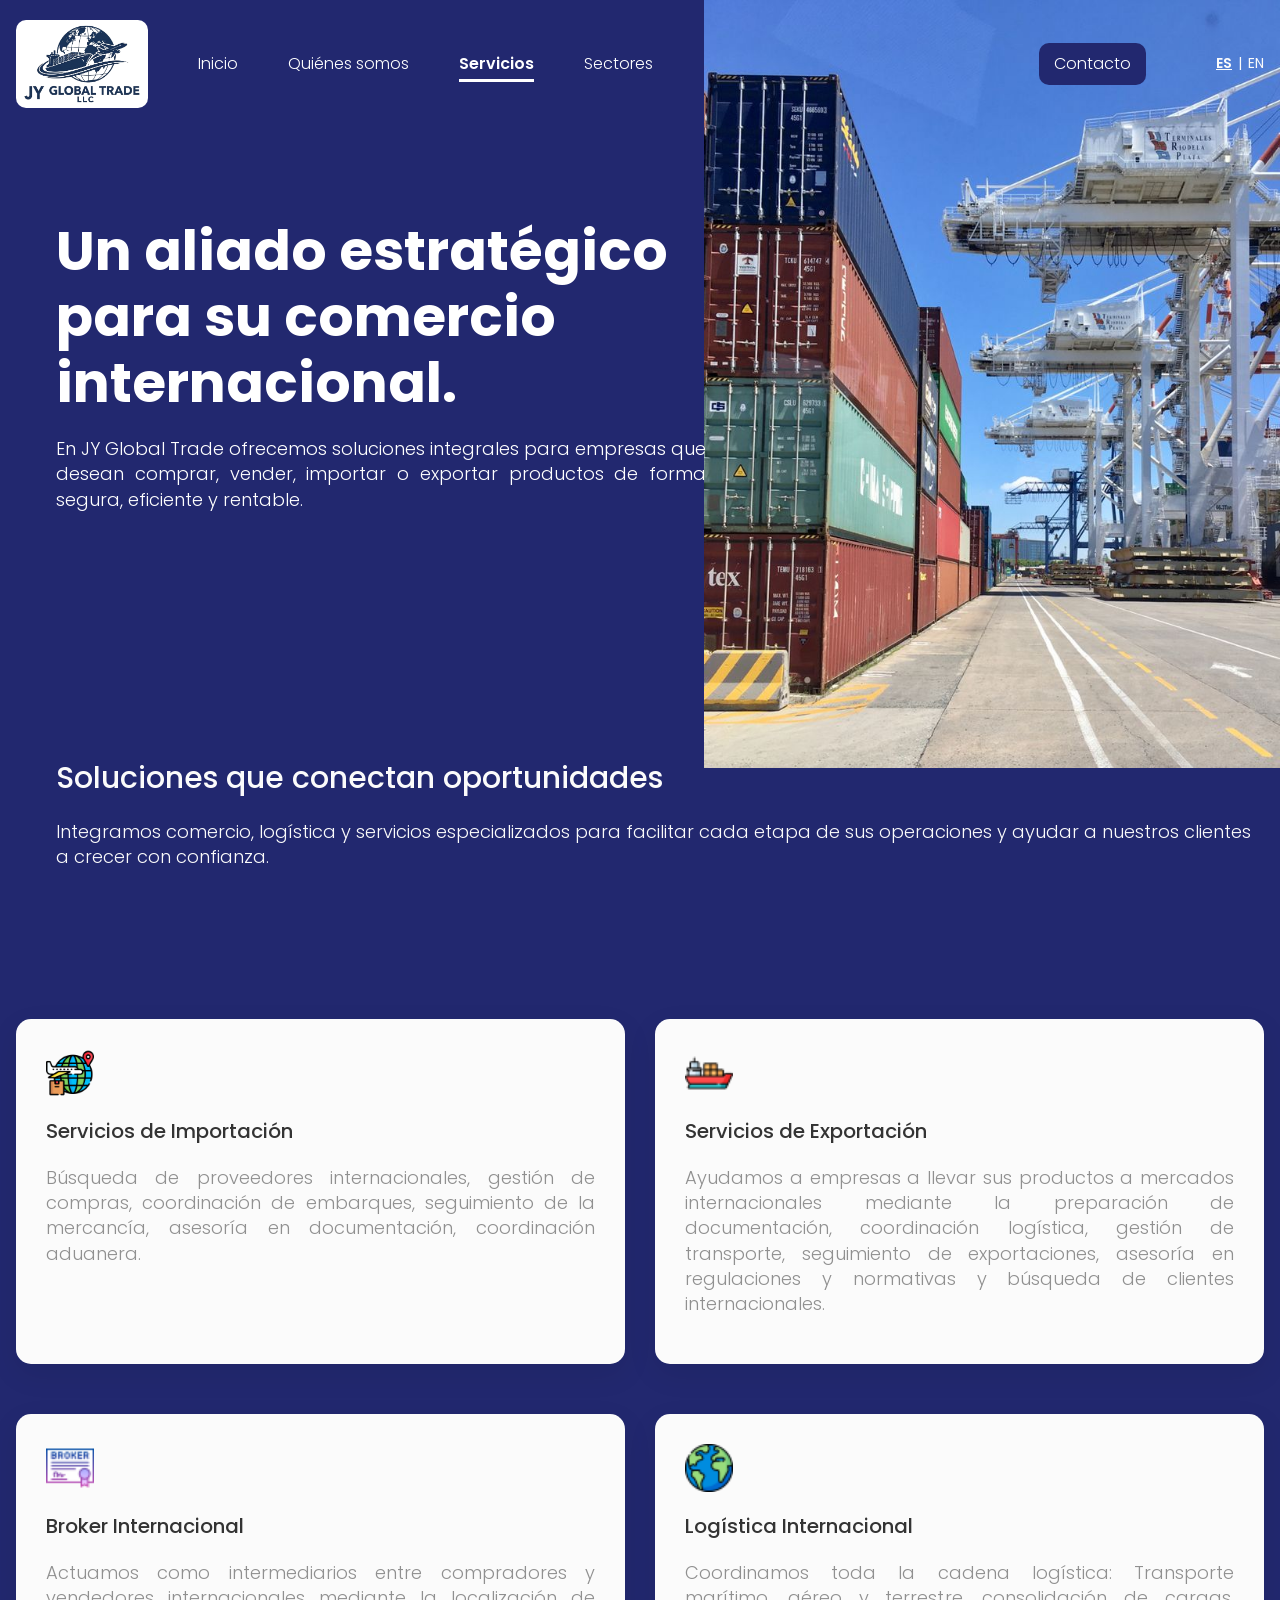
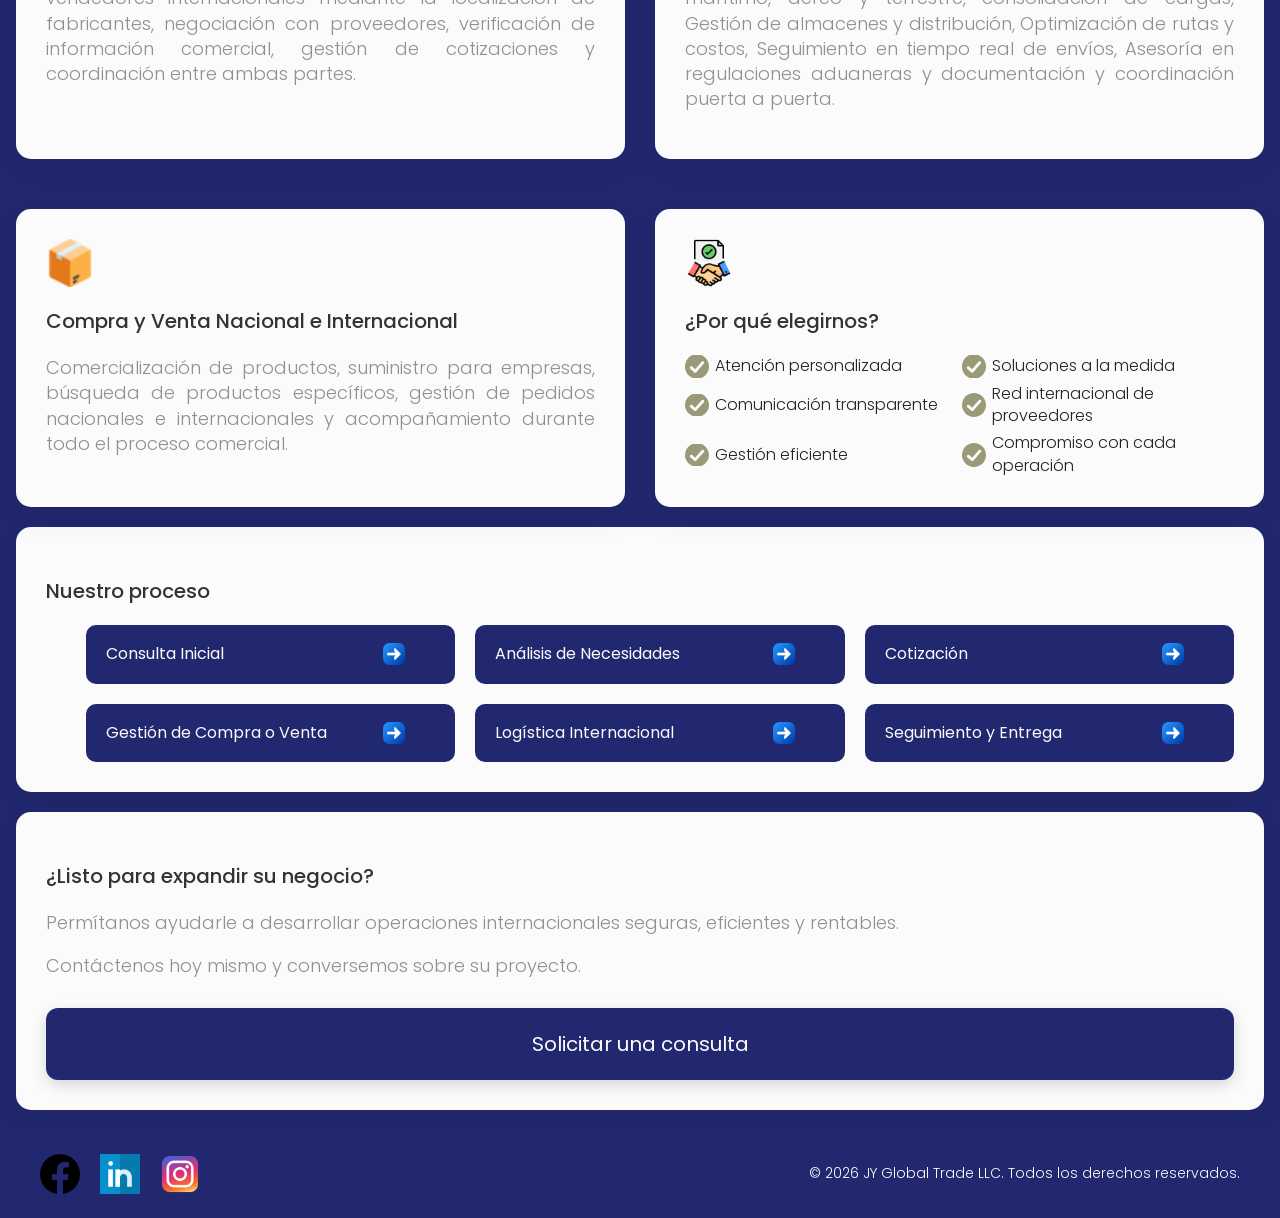
<file: servicios.html>
<!doctype html>
<html lang="es">
  <head>
    <meta charset="utf-8" />
    <meta name="viewport" content="width=device-width, initial-scale=1" />

    <title>Servicios de Comercio Internacional | JY Global Trade LLC</title>

    <meta
      name="description"
      content="Conozca los servicios de importación, exportación, broker internacional, logística y comercio de JY Global Trade LLC."
    />

    <!-- Canonical -->
    <link rel="canonical" href="https://jyglobaltrade.com/servicios.html" />

    <link rel="stylesheet" href="css/style.css" />

    <!-- Open Graph -->
    <meta
      property="og:title"
      content="Servicios de Comercio Internacional | JY Global Trade LLC"
    />
    <meta
      property="og:description"
      content="Soluciones de importación, exportación, broker internacional y logística para facilitar sus operaciones comerciales."
    />
    <meta property="og:type" content="website" />
    <meta
      property="og:url"
      content="https://jyglobaltrade.com/servicios.html"
    />
    <meta
      property="og:image"
      content="https://jyglobaltrade.com/img/og-image.jpg"
    />
    <meta
      property="og:image:alt"
      content="JY Global Trade LLC - Soluciones de comercio internacional"
    />

    <!-- Favicon -->
    <link rel="icon" href="favicon.ico" sizes="any" />
    <link rel="apple-touch-icon" href="icon.png" />

    <link rel="manifest" href="site.webmanifest" />
    <meta name="theme-color" content="#22286f" />

    <!-- Google Fonts -->
    <link rel="preconnect" href="https://fonts.googleapis.com" />
    <link rel="preconnect" href="https://fonts.gstatic.com" crossorigin />
    <link
      href="https://fonts.googleapis.com/css2?family=Poppins:ital,wght@0,100;0,200;0,300;0,400;0,500;0,600;0,700;0,800;0,900;1,100;1,200;1,300;1,400;1,500;1,600;1,700;1,800;1,900&display=swap"
      rel="stylesheet"
    />
  </head>

  <body class="services">
    <div class="container">
      <header class="main_header">
        <a href="index.html">
          <img
            width="100"
            height="100"
            src="img/global_logodef.png"
            alt="Logo de JY Global Trade"
          />
        </a>
        <button
          class="menu_toggle"
          aria-label="Abrir menú"
          aria-expanded="false"
        >
          <span></span>
          <span></span>
          <span></span>
        </button>
        <nav class="main_menu">
          <ul>
            <li><a href="index.html">Inicio</a></li>
            <li><a href="quienes_somos.html">Quiénes somos</a></li>
            <li><a href="servicios.html">Servicios</a></li>
            <li><a href="sectores.html">Sectores</a></li>
            <li><a href="contacto.html">Contacto</a></li>
          </ul>
        </nav>

        <div class="language_switcher">
          <a href="servicios.html" class="active_language">ES</a>
          <span>|</span>
          <a href="en/services.html">EN</a>
        </div>
      </header>
      <main>
        <section class="hero">
          <h1 class="hero_title">
            Un aliado estratégico para su comercio internacional.
          </h1>
          <p class="hero_subtitle">
            En JY Global Trade ofrecemos soluciones integrales para empresas que
            desean comprar, vender, importar o exportar productos de forma
            segura, eficiente y rentable.
          </p>
        </section>

        <section class="service">
          <h2 class="service_title">Soluciones que conectan oportunidades</h2>
          <p class="service_description">
            Integramos comercio, logística y servicios especializados para
            facilitar cada etapa de sus operaciones y ayudar a nuestros clientes
            a crecer con confianza.
          </p>
        </section>

        <section class="categories">
          <article class="category">
            <img
              class="category_icon"
              src="img/global-shipping.png"
              alt="Importación y Exportación"
            />
            <h3 class="category_title">Servicios de Importación</h3>
            <p class="category_description">
              Búsqueda de proveedores internacionales, gestión de compras,
              coordinación de embarques, seguimiento de la mercancía, asesoría
              en documentación, coordinación aduanera.
            </p>
          </article>

          <article class="category">
            <img
              class="category_icon"
              src="img/ship_logo.png"
              alt="Importación y Exportación"
            />
            <h3 class="category_title">Servicios de Exportación</h3>
            <p class="category_description">
              Ayudamos a empresas a llevar sus productos a mercados
              internacionales mediante la preparación de documentación,
              coordinación logística, gestión de transporte, seguimiento de
              exportaciones, asesoría en regulaciones y normativas y búsqueda de
              clientes internacionales.
            </p>
          </article>

          <article class="category">
            <img class="category_icon" src="img/broker_logo.png" alt="Broker" />
            <h3 class="category_title">Broker Internacional</h3>
            <p class="category_description">
              Actuamos como intermediarios entre compradores y vendedores
              internacionales mediante la localización de fabricantes,
              negociación con proveedores, verificación de información
              comercial, gestión de cotizaciones y coordinación entre ambas
              partes.
            </p>
          </article>

          <article class="category">
            <img
              class="category_icon"
              src="img/earth_logo.png"
              alt="Comercio Internacional"
            />
            <h3 class="category_title">Logística Internacional</h3>
            <p class="category_description">
              Coordinamos toda la cadena logística: Transporte marítimo, aéreo y
              terrestre, consolidación de cargas, Gestión de almacenes y
              distribución, Optimización de rutas y costos, Seguimiento en
              tiempo real de envíos, Asesoría en regulaciones aduaneras y
              documentación y coordinación puerta a puerta.
            </p>
          </article>

          <article class="category">
            <img
              class="category_icon"
              src="img/package_logo.png"
              alt="Compra y Venta Nacional e Internacional"
            />
            <h3 class="category_title">
              Compra y Venta Nacional e Internacional
            </h3>
            <p class="category_description">
              Comercialización de productos, suministro para empresas, búsqueda
              de productos específicos, gestión de pedidos nacionales e
              internacionales y acompañamiento durante todo el proceso
              comercial.
            </p>
          </article>

          <article class="category">
            <img
              class="category_icon"
              src="img/agreement.png"
              alt="Por qué elegir JY Global Trade"
            />
            <h3 class="category_title">¿Por qué elegirnos?</h3>
            <ul class="atributes_list">
              <li>Atención personalizada</li>
              <li>Soluciones a la medida</li>
              <li>Comunicación transparente</li>
              <li>Red internacional de proveedores</li>
              <li>Gestión eficiente</li>
              <li>Compromiso con cada operación</li>
            </ul>
          </article>
        </section>
        <article class="category">
          <h3 class="category_title">Nuestro proceso</h3>
          <ul class="process_list">
            <li>
              Consulta Inicial<img src="img/right-arrow.png" alt="Flecha" />
            </li>
            <li>
              Análisis de Necesidades<img
                src="img/right-arrow.png"
                alt="Flecha"
              />
            </li>
            <li>Cotización<img src="img/right-arrow.png" alt="Flecha" /></li>
            <li>
              Gestión de Compra o Venta<img
                src="img/right-arrow.png"
                alt="Flecha"
              />
            </li>
            <li>
              Logística Internacional<img
                src="img/right-arrow.png"
                alt="Flecha"
              />
            </li>
            <li>
              Seguimiento y Entrega<img
                src="img/right-arrow.png"
                alt="Flecha"
              />
            </li>
          </ul>
        </article>

        <article class="category">
          <h3 class="category_title">¿Listo para expandir su negocio?</h3>
          <p class="category_description">
            Permítanos ayudarle a desarrollar operaciones internacionales
            seguras, eficientes y rentables.
          </p>
          <p class="category_description">
            <span>Contáctenos hoy mismo y conversemos sobre su proyecto.</span>
          </p>
          <a href="contacto.html" class="category_button"
            >Solicitar una consulta</a
          >
        </article>
      </main>
    </div>
    <div class="container_footer">
      <footer>
        <nav class="footer_menu">
          <ul>
            <li>
              <a
                href="https://www.facebook.com/profile.php?id=61594121396330"
                target="_blank"
                rel="noopener noreferrer"
              >
                <img src="img/facebook.png" alt="Facebook" />
              </a>
            </li>
            <li>
              <a href="https://linkedin.com"
                ><img src="img/linkedin_icon.png" alt="LinkedIn"
              /></a>
            </li>
            <li>
              <a
                href="https://www.instagram.com/jyglobaltrade/"
                target="_blank"
                rel="noopener noreferrer"
              >
                <img src="img/instagram_icon.png" alt="Instagram" />
              </a>
            </li>
          </ul>
        </nav>
        <p class="footer_text">
          &copy; 2026 JY Global Trade LLC. Todos los derechos reservados.
        </p>
      </footer>
    </div>
    <script>
      const menuToggle = document.querySelector(".menu_toggle");
      const mainMenu = document.querySelector(".main_menu");

      menuToggle.addEventListener("click", () => {
        const isOpen = mainMenu.classList.toggle("active");

        menuToggle.setAttribute("aria-expanded", isOpen);
        menuToggle.setAttribute(
          "aria-label",
          isOpen ? "Cerrar menú" : "Abrir menú",
        );
      });
    </script>
  </body>
</html>
</file>
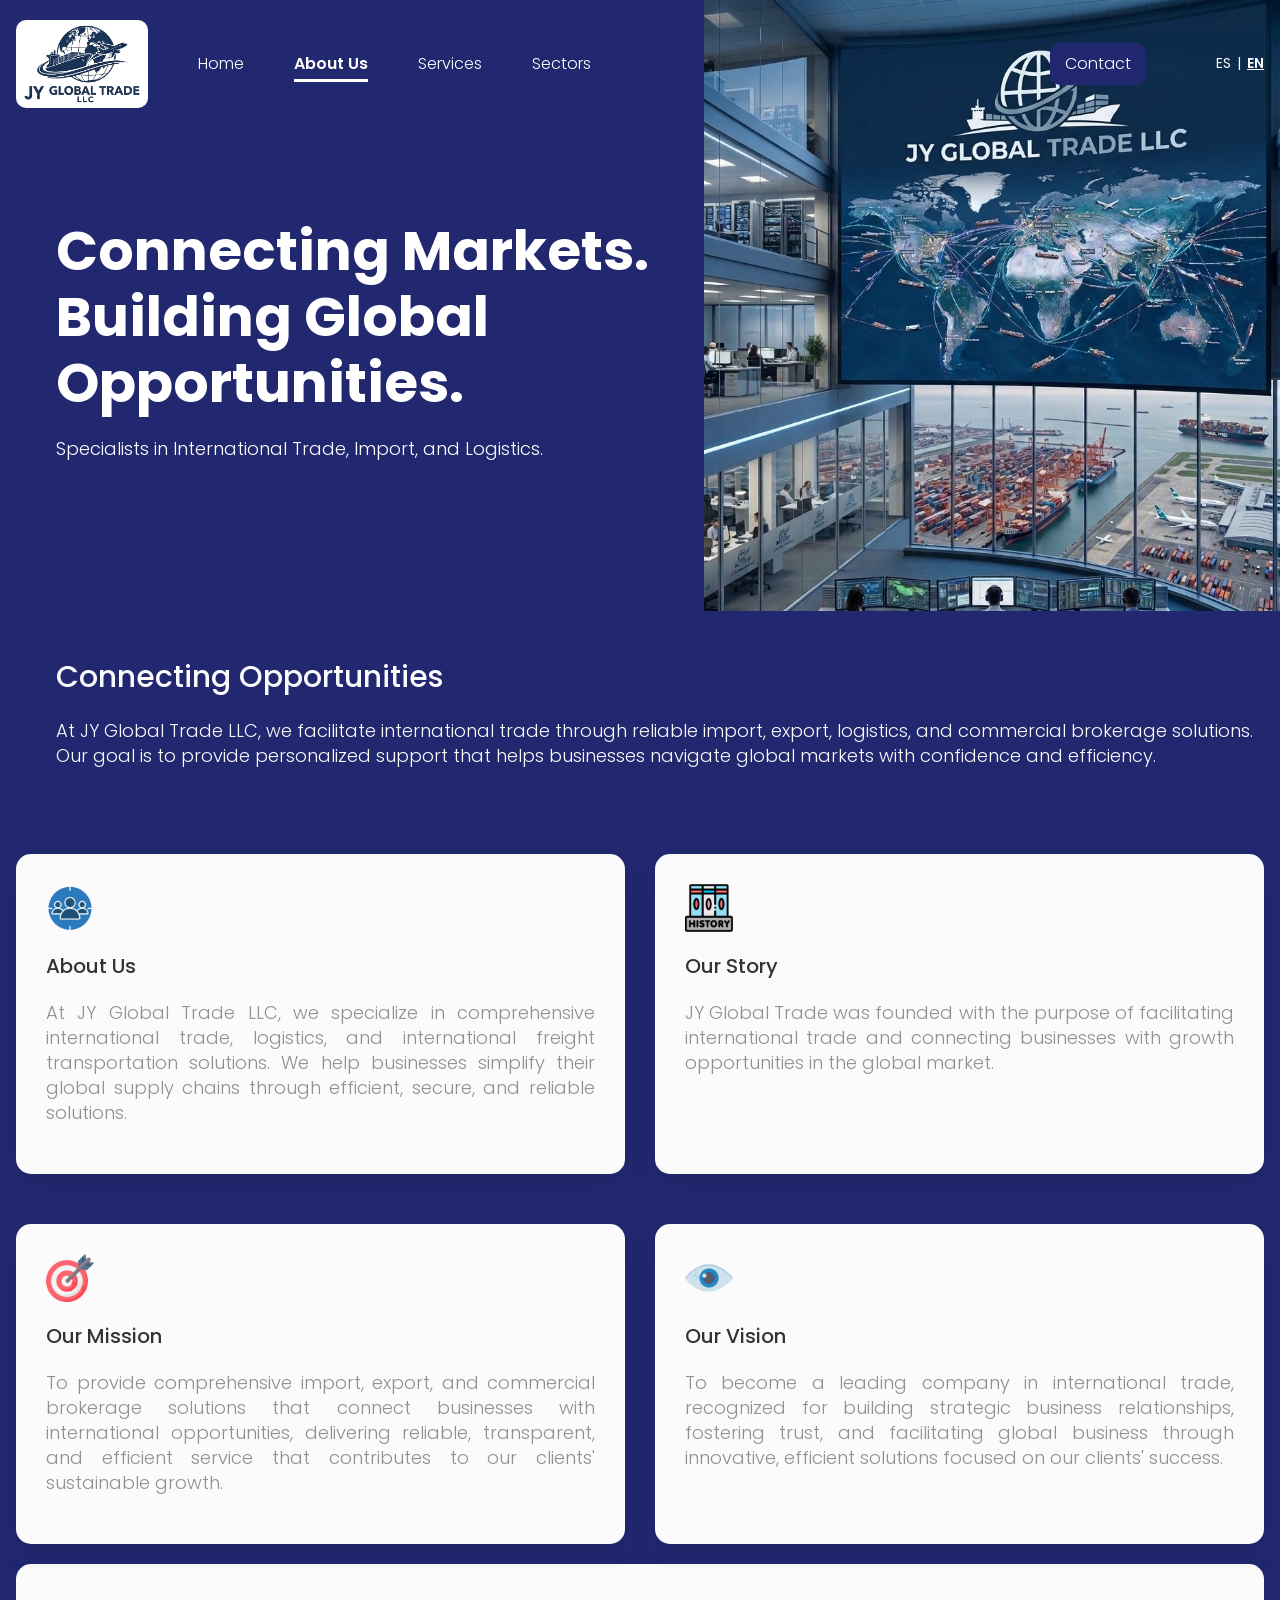
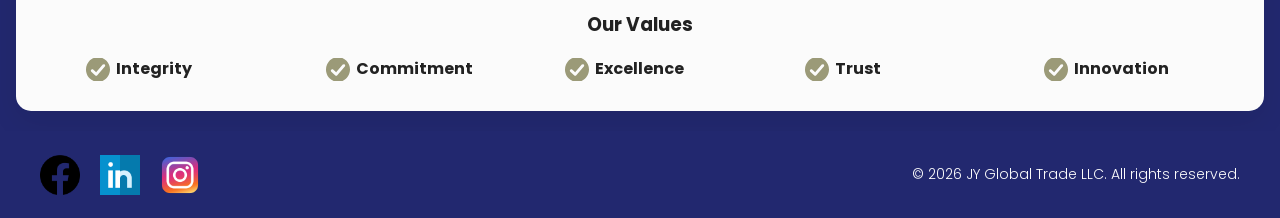
<file: en/about_us.html>
<!doctype html>
<html lang="en">
  <head>
    <meta charset="utf-8" />
    <meta name="viewport" content="width=device-width, initial-scale=1" />

    <title>About Us | JY Global Trade LLC</title>

    <meta
      name="description"
      content="Learn about JY Global Trade LLC, a company dedicated to connecting businesses with global opportunities through international trade, import, export, logistics, and brokerage solutions."
    />

    <!-- Canonical -->
    <link rel="canonical" href="https://jyglobaltrade.com/en/about_us.html" />

    <link rel="stylesheet" href="../css/style.css" />

    <!-- Open Graph -->
    <meta property="og:title" content="About Us | JY Global Trade LLC" />
    <meta
      property="og:description"
      content="Learn about our company and our commitment to providing reliable international trade, import, export, logistics, and brokerage solutions."
    />
    <meta property="og:type" content="website" />
    <meta
      property="og:url"
      content="https://jyglobaltrade.com/en/about_us.html"
    />
    <meta
      property="og:image"
      content="https://jyglobaltrade.com/img/og-image.jpg"
    />
    <meta
      property="og:image:alt"
      content="JY Global Trade LLC - International Trade Solutions"
    />

    <!-- Favicon -->
    <link rel="icon" href="../favicon.ico" sizes="any" />
    <link rel="apple-touch-icon" href="../icon.png" />

    <link rel="manifest" href="../site.webmanifest" />
    <meta name="theme-color" content="#22286f" />

    <!-- Google Fonts -->
    <link rel="preconnect" href="https://fonts.googleapis.com" />
    <link rel="preconnect" href="https://fonts.gstatic.com" crossorigin />
    <link
      href="https://fonts.googleapis.com/css2?family=Poppins:ital,wght@0,100;0,200;0,300;0,400;0,500;0,600;0,700;0,800;0,900;1,100;1,200;1,300;1,400;1,500;1,600;1,700;1,800;1,900&display=swap"
      rel="stylesheet"
    />
  </head>

  <body class="about_us">
    <div class="container">
      <header class="main_header">
        <a href="index.html">
          <img
            width="100"
            height="100"
            src="../img/global_logodef.png"
            alt="Logo de JY Global Trade"
          />
        </a>
        <button
          class="menu_toggle"
          aria-label="Open menu"
          aria-expanded="false"
        >
          <span></span>
          <span></span>
          <span></span>
        </button>
        <nav class="main_menu">
          <ul>
            <li><a href="index.html">Home</a></li>
            <li><a href="about_us.html">About Us</a></li>
            <li><a href="services.html">Services</a></li>
            <li><a href="sectors.html">Sectors</a></li>
            <li><a href="contact.html">Contact</a></li>
          </ul>
        </nav>

        <div class="language_switcher">
          <a href="../quienes_somos.html">ES</a>
          <span>|</span>
          <a href="about_us.html" class="active_language">EN</a>
        </div>
      </header>

      <main>
        <section class="hero">
          <h1 class="hero_title">
            Connecting Markets. Building Global Opportunities.
          </h1>

          <p class="hero_subtitle">
            Specialists in International Trade, Import, and Logistics.
          </p>
        </section>

        <section class="service">
          <h2 class="service_title">Connecting Opportunities</h2>

          <p class="service_description">
            At JY Global Trade LLC, we facilitate international trade through
            reliable import, export, logistics, and commercial brokerage
            solutions. Our goal is to provide personalized support that helps
            businesses navigate global markets with confidence and efficiency.
          </p>
        </section>

        <section class="categories">
          <article class="category">
            <img
              class="category_icon"
              src="../img/quienes_somos.png"
              alt="About Us"
            />
            <h3 class="category_title">About Us</h3>
            <p class="category_description">
              At JY Global Trade LLC, we specialize in comprehensive
              international trade, logistics, and international freight
              transportation solutions. We help businesses simplify their global
              supply chains through efficient, secure, and reliable solutions.
            </p>
          </article>

          <article class="category">
            <img
              class="category_icon"
              src="../img/history.png"
              alt="Our Story"
            />
            <h3 class="category_title">Our Story</h3>
            <p class="category_description">
              JY Global Trade was founded with the purpose of facilitating
              international trade and connecting businesses with growth
              opportunities in the global market.
            </p>
          </article>

          <article class="category">
            <img
              class="category_icon"
              src="../img/mision.png"
              alt="Our Mission"
            />
            <h3 class="category_title">Our Mission</h3>
            <p class="category_description">
              To provide comprehensive import, export, and commercial brokerage
              solutions that connect businesses with international
              opportunities, delivering reliable, transparent, and efficient
              service that contributes to our clients' sustainable growth.
            </p>
          </article>

          <article class="category">
            <img
              class="category_icon"
              src="../img/vision.png"
              alt="Our Vision"
            />
            <h3 class="category_title">Our Vision</h3>
            <p class="category_description">
              To become a leading company in international trade, recognized for
              building strategic business relationships, fostering trust, and
              facilitating global business through innovative, efficient
              solutions focused on our clients' success.
            </p>
          </article>
        </section>

        <article class="category">
          <h3 class="category_title_values">Our Values</h3>

          <ul class="values">
            <li><strong>Integrity</strong></li>
            <li><strong>Commitment</strong></li>
            <li><strong>Excellence</strong></li>
            <li><strong>Trust</strong></li>
            <li><strong>Innovation</strong></li>
          </ul>
        </article>
      </main>
    </div>
    <div class="container_footer">
      <footer>
        <nav class="footer_menu">
          <ul>
            <li>
              <a
                href="https://www.facebook.com/profile.php?id=61594121396330"
                target="_blank"
                rel="noopener noreferrer"
              >
                <img src="../img/facebook.png" alt="Facebook" />
              </a>
            </li>
            <li>
              <a href="https://linkedin.com"
                ><img src="../img/linkedin_icon.png" alt="LinkedIn"
              /></a>
            </li>
            <li>
              <a
                href="https://www.instagram.com/jyglobaltrade/"
                target="_blank"
                rel="noopener noreferrer"
              >
                <img src="../img/instagram_icon.png" alt="Instagram" />
              </a>
            </li>
          </ul>
        </nav>
        <p class="footer_text">
          &copy; 2026 JY Global Trade LLC. All rights reserved.
        </p>
      </footer>
    </div>
    <script>
      const menuToggle = document.querySelector(".menu_toggle");
      const mainMenu = document.querySelector(".main_menu");

      menuToggle.addEventListener("click", () => {
        const isOpen = mainMenu.classList.toggle("active");

        menuToggle.setAttribute("aria-expanded", isOpen);
        menuToggle.setAttribute(
          "aria-label",
          isOpen ? "Close menu" : "Open menu",
        );
      });
    </script>
  </body>
</html>
</file>
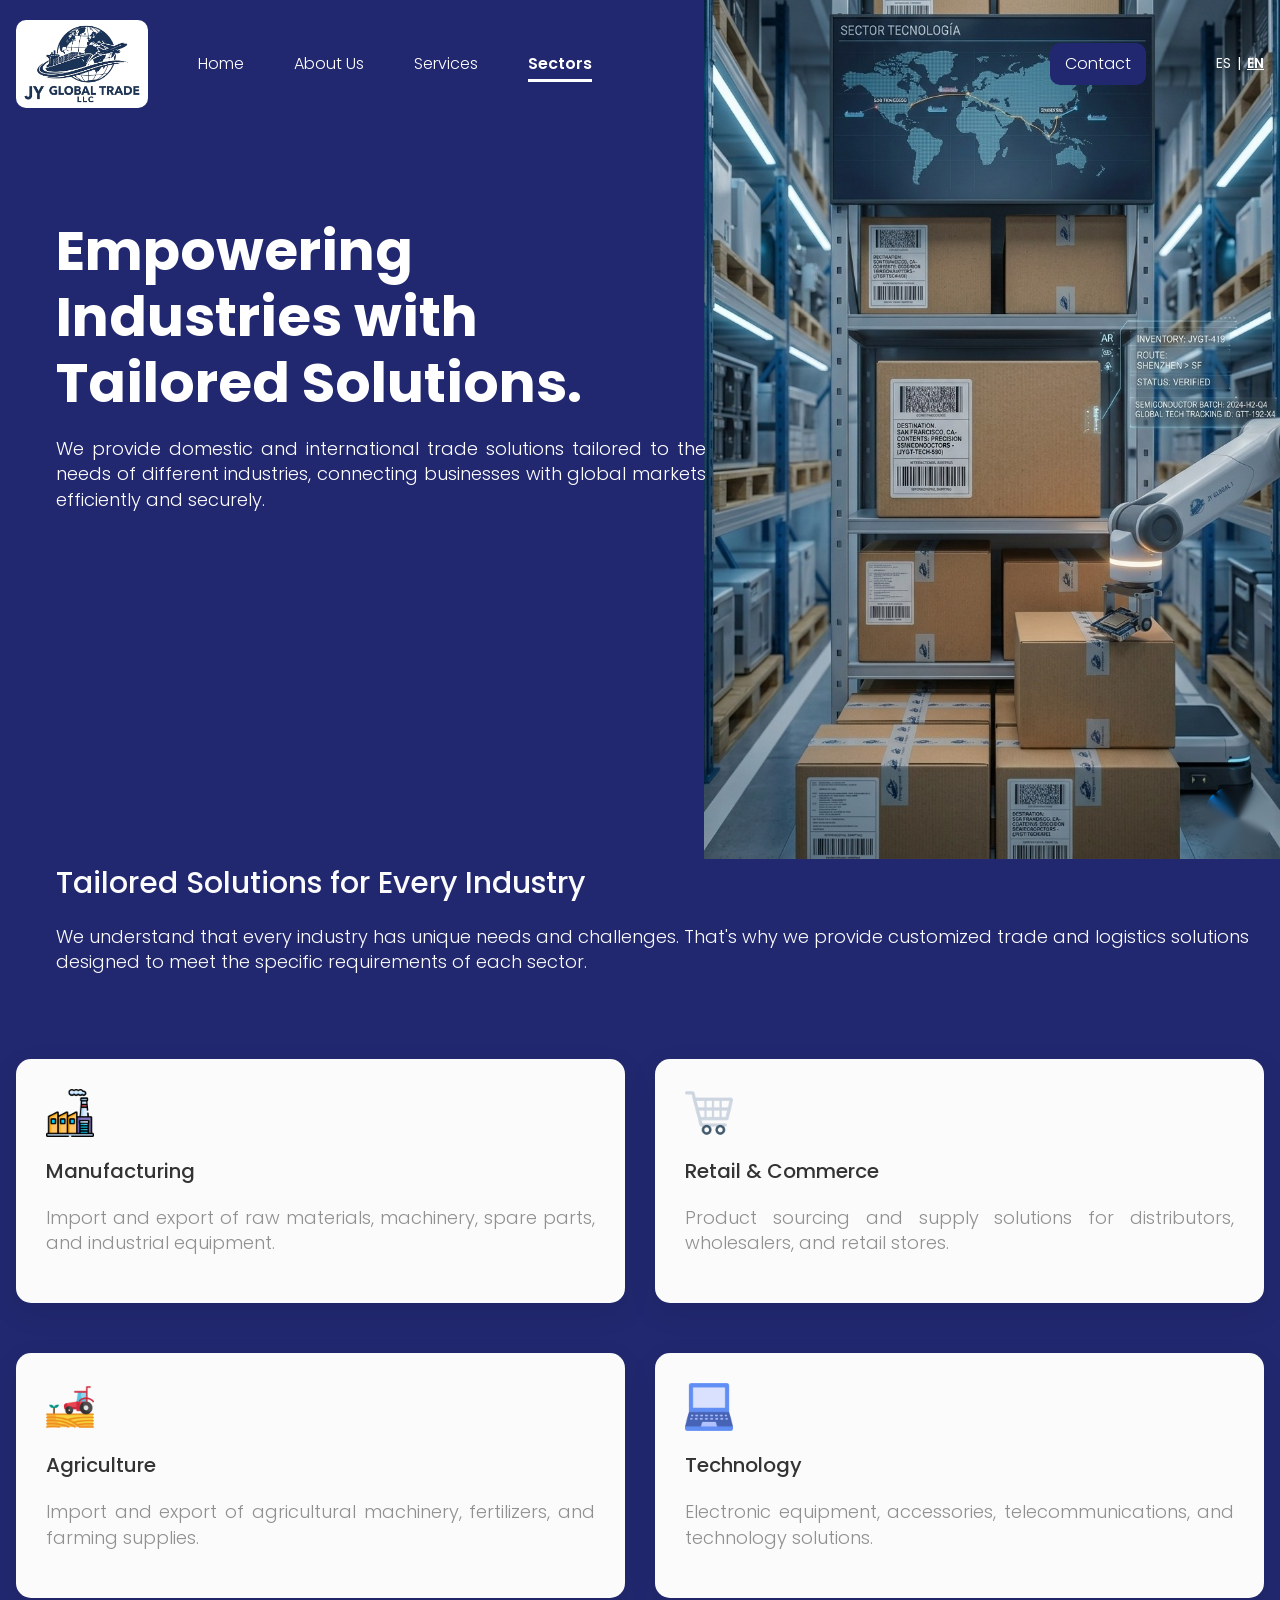
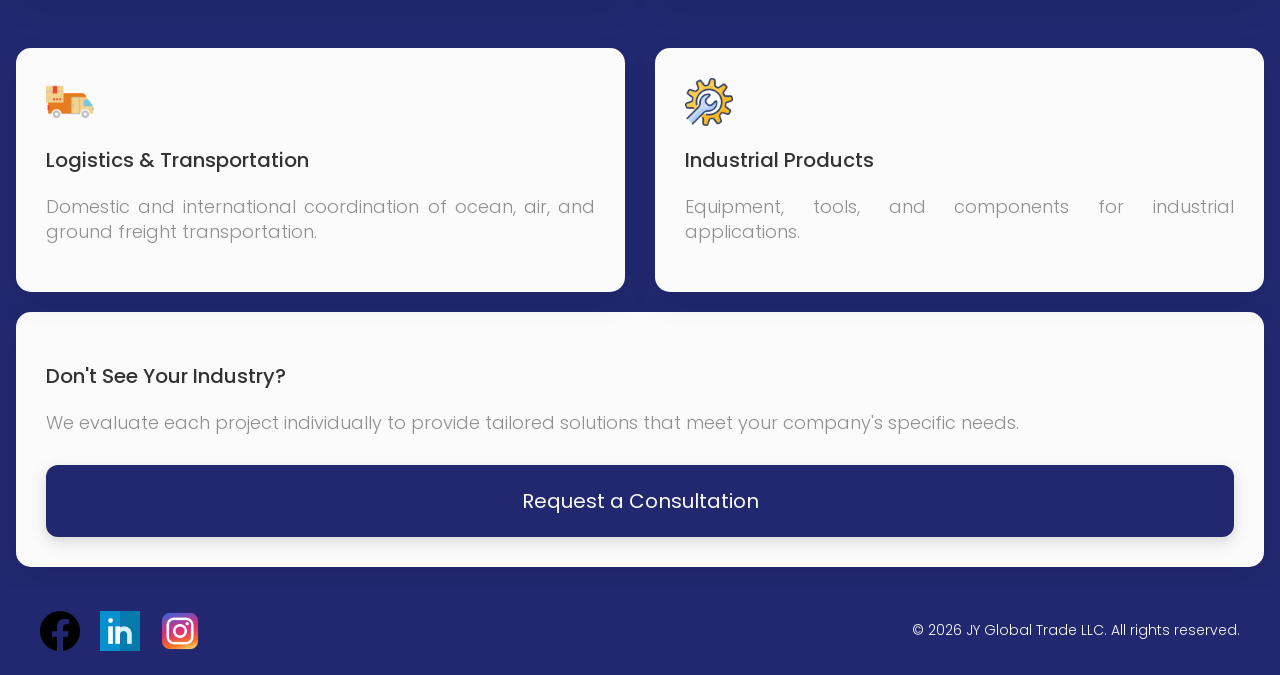
<file: en/sectors.html>
<!doctype html>
<html lang="en">
  <head>
    <meta charset="utf-8" />
    <meta name="viewport" content="width=device-width, initial-scale=1" />

    <title>Industries We Serve | JY Global Trade LLC</title>

    <meta
      name="description"
      content="JY Global Trade LLC provides tailored international trade solutions for manufacturing, retail, agriculture, technology, logistics, and industrial sectors."
    />

    <!-- Canonical -->
    <link rel="canonical" href="https://jyglobaltrade.com/en/sectors.html" />

    <link rel="stylesheet" href="../css/style.css" />

    <!-- Open Graph -->
    <meta
      property="og:title"
      content="Industries We Serve | JY Global Trade LLC"
    />
    <meta
      property="og:description"
      content="Explore tailored international trade and logistics solutions for manufacturing, retail, agriculture, technology, and industrial sectors."
    />
    <meta property="og:type" content="website" />
    <meta
      property="og:url"
      content="https://jyglobaltrade.com/en/sectors.html"
    />
    <meta
      property="og:image"
      content="https://jyglobaltrade.com/img/og-image.jpg"
    />
    <meta
      property="og:image:alt"
      content="JY Global Trade LLC - International Trade Solutions"
    />

    <!-- Favicon -->
    <link rel="icon" href="../favicon.ico" sizes="any" />
    <link rel="apple-touch-icon" href="../icon.png" />

    <link rel="manifest" href="../site.webmanifest" />
    <meta name="theme-color" content="#22286f" />

    <!-- Google Fonts -->
    <link rel="preconnect" href="https://fonts.googleapis.com" />
    <link rel="preconnect" href="https://fonts.gstatic.com" crossorigin />
    <link
      href="https://fonts.googleapis.com/css2?family=Poppins:ital,wght@0,100;0,200;0,300;0,400;0,500;0,600;0,700;0,800;0,900;1,100;1,200;1,300;1,400;1,500;1,600;1,700;1,800;1,900&display=swap"
      rel="stylesheet"
    />
  </head>

  <body class="sectors sectors_en">
    <div class="container">
      <header class="main_header">
        <a href="index.html">
          <img
            width="100"
            height="100"
            src="../img/global_logodef.png"
            alt="JY Global Trade LLC Logo"
          />
        </a>

        <button
          class="menu_toggle"
          aria-label="Open menu"
          aria-expanded="false"
        >
          <span></span>
          <span></span>
          <span></span>
        </button>
        <nav class="main_menu">
          <ul>
            <li><a href="index.html">Home</a></li>
            <li><a href="about_us.html">About Us</a></li>
            <li><a href="services.html">Services</a></li>
            <li><a href="sectors.html">Sectors</a></li>
            <li><a href="contact.html">Contact</a></li>
          </ul>
        </nav>

        <div class="language_switcher">
          <a href="../sectores.html">ES</a>
          <span>|</span>
          <a href="sectors.html" class="active_language">EN</a>
        </div>
      </header>
      <main>
        <section class="hero">
          <h1 class="hero_title">
            Empowering Industries with Tailored Solutions.
          </h1>
          <p class="hero_subtitle">
            We provide domestic and international trade solutions tailored to
            the needs of different industries, connecting businesses with global
            markets efficiently and securely.
          </p>
        </section>

        <section class="service">
          <h2 class="service_title">Tailored Solutions for Every Industry</h2>
          <p class="service_description">
            We understand that every industry has unique needs and challenges.
            That's why we provide customized trade and logistics solutions
            designed to meet the specific requirements of each sector.
          </p>
        </section>

        <section class="categories">
          <article class="category">
            <img
              class="category_icon"
              src="../img/factory.png"
              alt="Manufacturing"
            />
            <h3 class="category_title">Manufacturing</h3>
            <p class="category_description">
              Import and export of raw materials, machinery, spare parts, and
              industrial equipment.
            </p>
          </article>

          <article class="category">
            <img
              class="category_icon"
              src="../img/retail.png"
              alt="Retail and Commerce"
            />
            <h3 class="category_title">Retail & Commerce</h3>
            <p class="category_description">
              Product sourcing and supply solutions for distributors,
              wholesalers, and retail stores.
            </p>
          </article>

          <article class="category">
            <img
              class="category_icon"
              src="../img/agriculture.png"
              alt="Agriculture"
            />
            <h3 class="category_title">Agriculture</h3>
            <p class="category_description">
              Import and export of agricultural machinery, fertilizers, and
              farming supplies.
            </p>
          </article>

          <article class="category">
            <img
              class="category_icon"
              src="../img/technology.png"
              alt="Technology"
            />
            <h3 class="category_title">Technology</h3>
            <p class="category_description">
              Electronic equipment, accessories, telecommunications, and
              technology solutions.
            </p>
          </article>
          <article class="category">
            <img
              class="category_icon"
              src="../img/logistic.png"
              alt="Logistics and Transportation"
            />
            <h3 class="category_title">Logistics & Transportation</h3>
            <p class="category_description">
              Domestic and international coordination of ocean, air, and ground
              freight transportation.
            </p>
          </article>
          <article class="category">
            <img
              class="category_icon"
              src="../img/industry.png"
              alt="Industrial Products"
            />
            <h3 class="category_title">Industrial Products</h3>
            <p class="category_description">
              Equipment, tools, and components for industrial applications.
            </p>
          </article>
        </section>

        <article class="category">
          <h3 class="category_title">Don't See Your Industry?</h3>
          <p class="category_description">
            We evaluate each project individually to provide tailored solutions
            that meet your company's specific needs.
          </p>
          <a href="contact.html" class="category_button">
            Request a Consultation
          </a>
        </article>
      </main>
    </div>
    <div class="container_footer">
      <footer>
        <nav class="footer_menu">
          <ul>
            <li>
              <a
                href="https://www.facebook.com/profile.php?id=61594121396330"
                target="_blank"
                rel="noopener noreferrer"
              >
                <img src="../img/facebook.png" alt="Facebook" />
              </a>
            </li>
            <li>
              <a href="https://linkedin.com"
                ><img src="../img/linkedin_icon.png" alt="LinkedIn"
              /></a>
            </li>
            <li>
              <a
                href="https://www.instagram.com/jyglobaltrade/"
                target="_blank"
                rel="noopener noreferrer"
              >
                <img src="../img/instagram_icon.png" alt="Instagram" />
              </a>
            </li>
          </ul>
        </nav>
        <p class="footer_text">
          &copy; 2026 JY Global Trade LLC. All rights reserved.
        </p>
      </footer>
    </div>
    <script>
      const menuToggle = document.querySelector(".menu_toggle");
      const mainMenu = document.querySelector(".main_menu");

      menuToggle.addEventListener("click", () => {
        const isOpen = mainMenu.classList.toggle("active");

        menuToggle.setAttribute("aria-expanded", isOpen);
        menuToggle.setAttribute(
          "aria-label",
          isOpen ? "Close menu" : "Open menu",
        );
      });
    </script>
  </body>
</html>
</file>
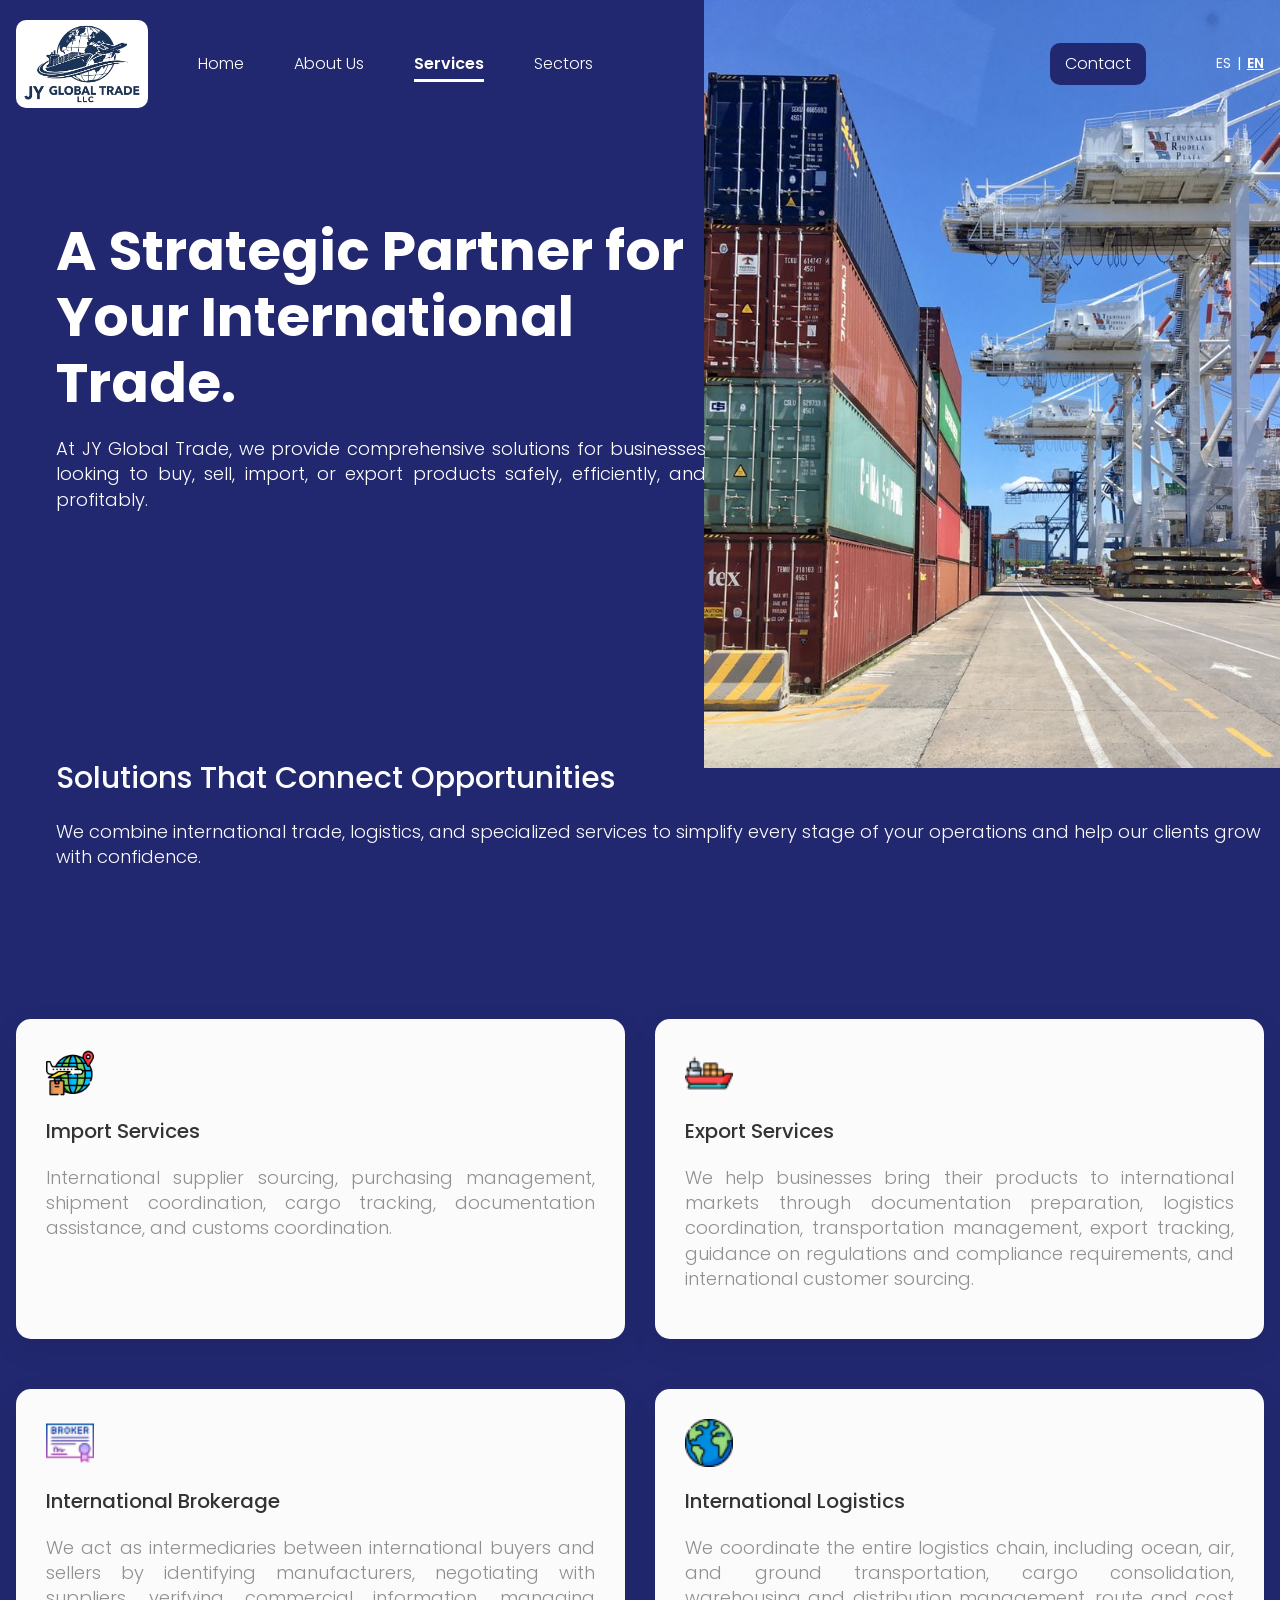
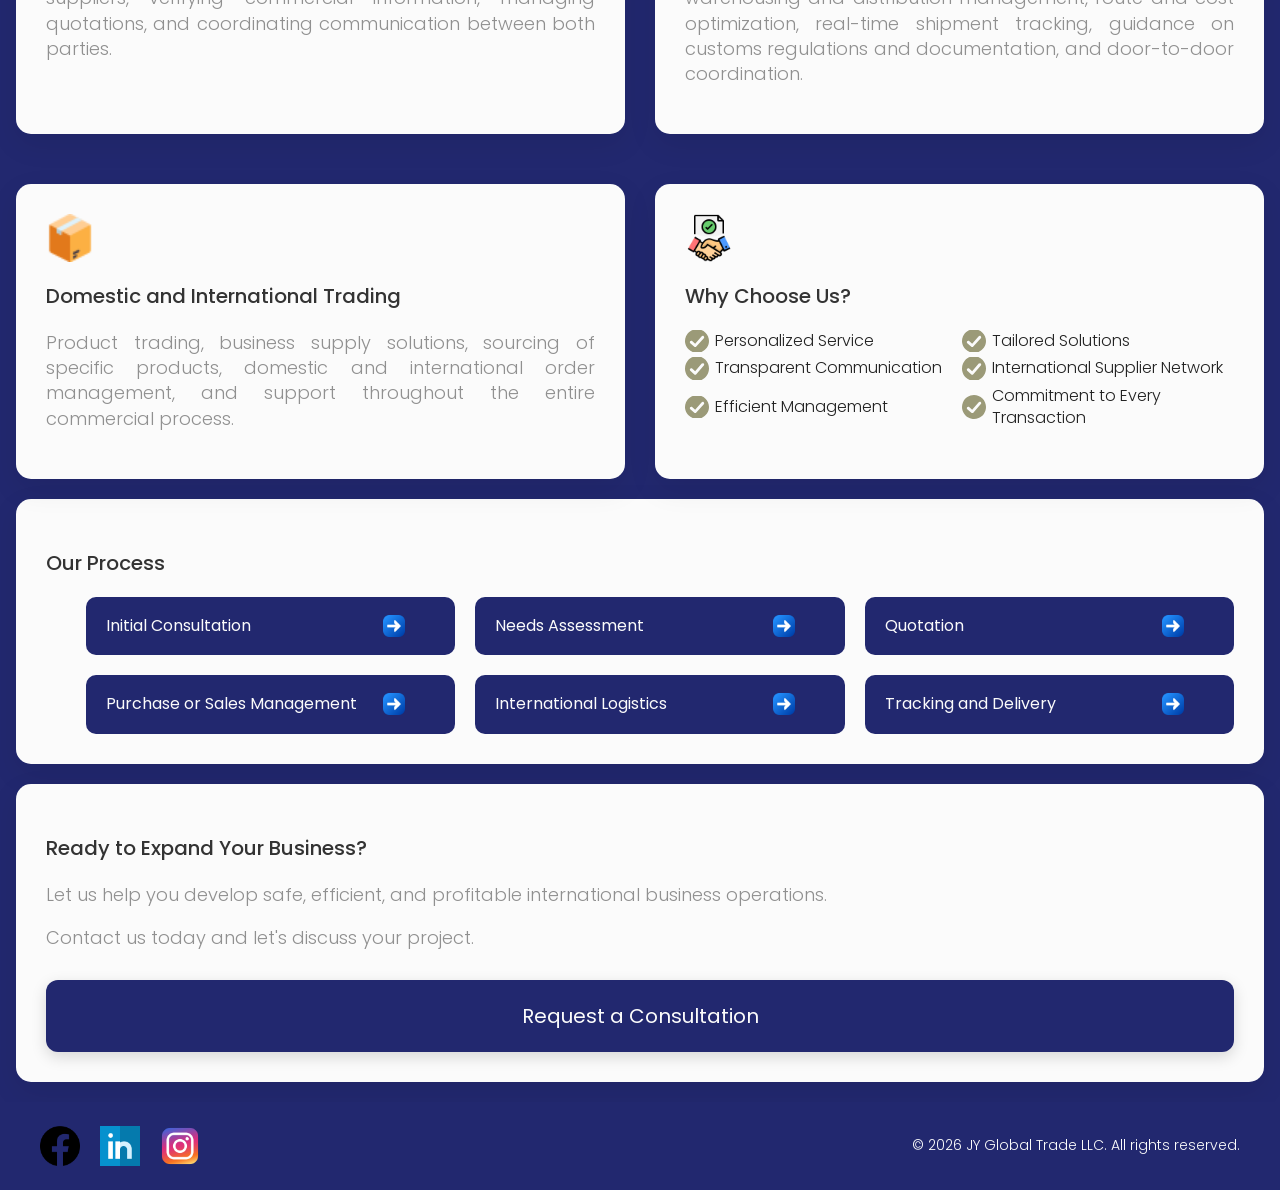
<file: en/services.html>
<!doctype html>
<html lang="en">
  <head>
    <meta charset="utf-8" />
    <meta name="viewport" content="width=device-width, initial-scale=1" />

    <title>International Trade Services | JY Global Trade LLC</title>

    <meta
      name="description"
      content="Explore JY Global Trade LLC's import, export, international brokerage, logistics, and trading services designed to help businesses grow globally."
    />

    <!-- Canonical -->
    <link rel="canonical" href="https://jyglobaltrade.com/en/services.html" />

    <link rel="stylesheet" href="../css/style.css" />

    <!-- Open Graph -->
    <meta
      property="og:title"
      content="International Trade Services | JY Global Trade LLC"
    />
    <meta
      property="og:description"
      content="Comprehensive import, export, international brokerage, and logistics solutions to support your global business operations."
    />
    <meta property="og:type" content="website" />
    <meta
      property="og:url"
      content="https://jyglobaltrade.com/en/services.html"
    />
    <meta
      property="og:image"
      content="https://jyglobaltrade.com/img/og-image.jpg"
    />
    <meta
      property="og:image:alt"
      content="JY Global Trade LLC - International Trade Solutions"
    />
    <!-- Favicon -->
    <link rel="icon" href="../favicon.ico" sizes="any" />
    <link rel="apple-touch-icon" href="../icon.png" />

    <link rel="manifest" href="../site.webmanifest" />
    <meta name="theme-color" content="#22286f" />

    <!-- Google Fonts -->
    <link rel="preconnect" href="https://fonts.googleapis.com" />
    <link rel="preconnect" href="https://fonts.gstatic.com" crossorigin />
    <link
      href="https://fonts.googleapis.com/css2?family=Poppins:ital,wght@0,100;0,200;0,300;0,400;0,500;0,600;0,700;0,800;0,900;1,100;1,200;1,300;1,400;1,500;1,600;1,700;1,800;1,900&display=swap"
      rel="stylesheet"
    />
  </head>

  <body class="services">
    <div class="container">
      <header class="main_header">
        <a href="index.html">
          <img
            width="100"
            height="100"
            src="../img/global_logodef.png"
            alt="JY Global Trade LLC Logo"
          />
        </a>
        <button
          class="menu_toggle"
          aria-label="Open menu"
          aria-expanded="false"
        >
          <span></span>
          <span></span>
          <span></span>
        </button>
        <nav class="main_menu">
          <ul>
            <li><a href="index.html">Home</a></li>
            <li><a href="about_us.html">About Us</a></li>
            <li><a href="services.html">Services</a></li>
            <li><a href="sectors.html">Sectors</a></li>
            <li><a href="contact.html">Contact</a></li>
          </ul>
        </nav>

        <div class="language_switcher">
          <a href="../servicios.html">ES</a>
          <span>|</span>
          <a href="services.html" class="active_language">EN</a>
        </div>
      </header>
      <main>
        <section class="hero">
          <h1 class="hero_title">
            A Strategic Partner for Your International Trade.
          </h1>

          <p class="hero_subtitle">
            At JY Global Trade, we provide comprehensive solutions for
            businesses looking to buy, sell, import, or export products safely,
            efficiently, and profitably.
          </p>
        </section>

        <section class="service">
          <h2 class="service_title">Solutions That Connect Opportunities</h2>
          <p class="service_description">
            We combine international trade, logistics, and specialized services
            to simplify every stage of your operations and help our clients grow
            with confidence.
          </p>
        </section>

        <section class="categories">
          <article class="category">
            <img
              class="category_icon"
              src="../img/global-shipping.png"
              alt="Import and Export"
            />
            <h3 class="category_title">Import Services</h3>
            <p class="category_description">
              International supplier sourcing, purchasing management, shipment
              coordination, cargo tracking, documentation assistance, and
              customs coordination.
            </p>
          </article>

          <article class="category">
            <img
              class="category_icon"
              src="../img/ship_logo.png"
              alt="Import and Export"
            />
            <h3 class="category_title">Export Services</h3>

            <p class="category_description">
              We help businesses bring their products to international markets
              through documentation preparation, logistics coordination,
              transportation management, export tracking, guidance on
              regulations and compliance requirements, and international
              customer sourcing.
            </p>
          </article>

          <article class="category">
            <img
              class="category_icon"
              src="../img/broker_logo.png"
              alt="Broker"
            />
            <h3 class="category_title">International Brokerage</h3>

            <p class="category_description">
              We act as intermediaries between international buyers and sellers
              by identifying manufacturers, negotiating with suppliers,
              verifying commercial information, managing quotations, and
              coordinating communication between both parties.
            </p>
          </article>

          <article class="category">
            <img
              class="category_icon"
              src="../img/earth_logo.png"
              alt="International Logistics"
            />
            <h3 class="category_title">International Logistics</h3>

            <p class="category_description">
              We coordinate the entire logistics chain, including ocean, air,
              and ground transportation, cargo consolidation, warehousing and
              distribution management, route and cost optimization, real-time
              shipment tracking, guidance on customs regulations and
              documentation, and door-to-door coordination.
            </p>
          </article>

          <article class="category">
            <img
              class="category_icon"
              src="../img/package_logo.png"
              alt="Domestic and International Trading"
            />
            <h3 class="category_title">Domestic and International Trading</h3>

            <p class="category_description">
              Product trading, business supply solutions, sourcing of specific
              products, domestic and international order management, and support
              throughout the entire commercial process.
            </p>
          </article>

          <article class="category">
            <img
              class="category_icon"
              src="../img/agreement.png"
              alt="Why Choose JY Global Trade"
            />
            <h3 class="category_title">Why Choose Us?</h3>

            <ul class="atributes_list">
              <li>Personalized Service</li>
              <li>Tailored Solutions</li>
              <li>Transparent Communication</li>
              <li>International Supplier Network</li>
              <li>Efficient Management</li>
              <li>Commitment to Every Transaction</li>
            </ul>
          </article>
        </section>
        <article class="category">
          <h3 class="category_title">Our Process</h3>

          <ul class="process_list">
            <li>
              Initial Consultation
              <img src="../img/right-arrow.png" alt="Arrow" />
            </li>
            <li>
              Needs Assessment
              <img src="../img/right-arrow.png" alt="Arrow" />
            </li>
            <li>
              Quotation
              <img src="../img/right-arrow.png" alt="Arrow" />
            </li>
            <li>
              Purchase or Sales Management
              <img src="../img/right-arrow.png" alt="Arrow" />
            </li>
            <li>
              International Logistics
              <img src="../img/right-arrow.png" alt="Arrow" />
            </li>
            <li>
              Tracking and Delivery
              <img src="../img/right-arrow.png" alt="Arrow" />
            </li>
          </ul>
        </article>

        <article class="category">
          <h3 class="category_title">Ready to Expand Your Business?</h3>

          <p class="category_description">
            Let us help you develop safe, efficient, and profitable
            international business operations.
          </p>

          <p class="category_description">
            <span>Contact us today and let's discuss your project.</span>
          </p>

          <a href="contact.html" class="category_button">
            Request a Consultation
          </a>
        </article>
      </main>
    </div>
    <div class="container_footer">
      <footer>
        <nav class="footer_menu">
          <ul>
            <li>
              <a
                href="https://www.facebook.com/profile.php?id=61594121396330"
                target="_blank"
                rel="noopener noreferrer"
              >
                <img src="../img/facebook.png" alt="Facebook" />
              </a>
            </li>
            <li>
              <a href="https://linkedin.com"
                ><img src="../img/linkedin_icon.png" alt="LinkedIn"
              /></a>
            </li>
            <li>
              <a
                href="https://www.instagram.com/jyglobaltrade/"
                target="_blank"
                rel="noopener noreferrer"
              >
                <img src="../img/instagram_icon.png" alt="Instagram" />
              </a>
            </li>
          </ul>
        </nav>
        <p class="footer_text">
          &copy; 2026 JY Global Trade LLC. All rights reserved.
        </p>
      </footer>
    </div>
    <script>
      const menuToggle = document.querySelector(".menu_toggle");
      const mainMenu = document.querySelector(".main_menu");

      menuToggle.addEventListener("click", () => {
        const isOpen = mainMenu.classList.toggle("active");

        menuToggle.setAttribute("aria-expanded", isOpen);
        menuToggle.setAttribute(
          "aria-label",
          isOpen ? "Close menu" : "Open menu",
        );
      });
    </script>
  </body>
</html>
</file>
<file: css/style.css>
html {
  color: #222;
  font-size: 1em;
  line-height: 1.4;
}

audio,
canvas,
iframe,
img,
svg,
video {
  vertical-align: middle;
}

textarea {
  resize: vertical;
}

/* JY Global Trade LLC */

:root {
  --color-blue: #22286f;
  --color-black: #333333;
  --color-grey: #909090;
  --color-white: #fbfbfb;
  --font-primary: "Poppins", sans-serif;
  --color-blue-dark: #00008b;
}

body {
  margin: 0;
  padding: 0;
  background-color: var(--color-blue);
  font-family: var(--font-primary);
}

.home,
.about_us,
.services,
.sectors,
.contact {
  background-size: 45%;
  background-position: top right;
  background-repeat: no-repeat;
}

.home {
  background-image: url("../img/puerto_avion2.png");
}

.container {
  max-width: 1280px;
  margin-left: auto;
  margin-right: auto;
  padding-left: 16px;
  padding-right: 16px;
}

header.main_header {
  padding-top: 20px;
  padding-bottom: 20px;
  display: flex;
  align-items: center;
  gap: 50px;
  margin-bottom: 20px;
}

header.main_header > a {
  display: inline-flex;
  align-items: center;
  justify-content: center;
  padding: 3px 6px;
  background-color: #fff;
  border-radius: 10px;
}

header.main_header a img {
  width: 120px;
  height: auto;
}

nav.main_menu {
  width: 100%;
}

nav.main_menu ul li:last-child {
  margin-left: auto;
}

nav.main_menu ul li:last-child a {
  display: inline-block;
  border-radius: 10px;
  padding: 10px 15px;
  background-color: var(--color-blue);
  transition: 0.3s;
}

nav.main_menu ul li:last-child a:hover {
  background-color: var(--color-white);
  color: var(--color-blue);
  text-decoration: none;
  transform: translateY(-3px);
  box-shadow: 0 8px 20px rgba(0, 0, 0, 0.2);
}

nav.main_menu ul {
  margin: 0;
  padding: 0;
  display: flex;
  gap: 50px;
  list-style: none;
  align-items: center;
}

nav.main_menu a {
  text-decoration: none;
  color: white;
  font-size: 16px;
  font-weight: 300;
}

nav.main_menu a:hover {
  border-bottom: 3px solid white;
  padding-bottom: 4px;
}

nav.main_menu ul li:last-child a:hover {
  border-bottom: none;
}

.language_switcher {
  display: flex;
  align-items: center;
  gap: 6px;
  margin-left: 20px;
  font-size: 14px;
}

.language_switcher a {
  color: var(--color-white);
  text-decoration: none;
  font-weight: 400;
}

.language_switcher span {
  color: var(--color-white);
}

.language_switcher a:hover {
  text-decoration: underline;
}

.language_switcher .active_language {
  font-weight: 600;
  text-decoration: underline;
}

/* Página Inicio */
body.home nav.main_menu a[href="index.html"] {
  border-bottom: 3px solid white;
  padding-bottom: 4px;
  font-weight: 600;
}

/* Página Quiénes somos / About Us */
body.about_us nav.main_menu a[href="quienes_somos.html"],
body.about_us nav.main_menu a[href="about_us.html"] {
  border-bottom: 3px solid white;
  padding-bottom: 4px;
  font-weight: 600;
}

/* Página Servicios / Services */
body.services nav.main_menu a[href="servicios.html"],
body.services nav.main_menu a[href="services.html"] {
  border-bottom: 3px solid white;
  padding-bottom: 4px;
  font-weight: 600;
}

/* Página Sectores / Sectors */
body.sectors nav.main_menu a[href="sectores.html"],
body.sectors nav.main_menu a[href="sectors.html"] {
  border-bottom: 3px solid white;
  padding-bottom: 4px;
  font-weight: 600;
}

.hero {
  width: 100%;
  max-width: 650px;
  color: white;
  padding-top: 70px;
  padding-left: 40px;
  padding-bottom: 100px;
  margin-bottom: 10px;
}

.hero_initial {
  font-size: 18px;
  font-weight: 300;
  margin: 0;
  margin-bottom: 20px;
}

.hero_title {
  font-size: 55px;
  line-height: 1.2em;
  margin: 0;
  margin-bottom: 20px;
}

.hero_subtitle {
  font-size: 18px;
  font-weight: 300;
  margin: 0;
  margin-bottom: 40px;
}

.hero p {
  text-align: justify;
}

.hero_button {
  display: inline-flex;
  align-items: center;
  padding: 18px 30px;
  border-radius: 10px;
  background-color: var(--color-white);
  text-decoration: none;
  color: var(--color-black);
  transition: 0.3s;
  font-weight: 600;
  gap: 10px;
}

.hero_button:hover {
  background-color: var(--color-blue);
  color: var(--color-white);
  text-decoration: none;
  transform: translateY(-3px);
  box-shadow: 0 8px 20px rgba(0, 0, 0, 0.2);
}

.sectors .hero,
.contact .hero {
  padding-bottom: 140px;
}

.service {
  padding: 70px 0;
  padding-left: 40px;
}

.about_us .service {
  position: relative;
  padding: 20px 0 5px 40px;
  background-color: transparent;
}

.about_us .service::before {
  content: "";
  position: absolute;
  top: 0;
  bottom: 0;
  left: 50%;
  width: 100vw;
  transform: translateX(-50%);
  background-color: var(--color-blue);
  z-index: 0;
}

.about_us .service_title,
.about_us .service_description {
  position: relative;
  z-index: 1;
}

.service_title {
  font-size: 30px;
  color: var(--color-white);
  font-weight: 500;
  margin-bottom: 20px;
}

.service_description {
  font-size: 18px;
  color: var(--color-white);
  font-weight: 300;
  margin-bottom: 40px;
}

.categories {
  margin-top: 40px;
}

section.categories {
  display: grid;
  grid-template-columns: repeat(2, 1fr);
  gap: 30px;
  padding: 0;
}

article.category {
  padding: 30px;
  background-color: var(--color-white);
  margin-bottom: 20px;
  border-radius: 15px;
  box-shadow: 0 10px 30px rgba(0, 0, 0, 0.08);
  transition: 0.3s;
}

article.category:hover {
  transform: translateY(-3px);
  box-shadow: 0 10px 30px rgba(0, 0, 0, 0.2);
}

.category_icon {
  display: block;
  width: 48px;
  height: 48px;
  margin-bottom: 20px;
}

.category_title {
  font-size: 20px;
  color: var(--color-black);
  font-weight: 500;
}

.category_description {
  font-size: 18px;
  color: var(--color-grey);
  font-weight: 300;
  text-align: justify;
}

.container_footer {
  width: 100%;
  background-color: var(--color-blue);
  color: var(--color-white);
  padding: 20px 40px;
  box-sizing: border-box;
}

footer {
  display: flex;
  justify-content: space-between;
  align-items: center;
  max-width: 1280px;
  margin: auto;
}

.footer_menu ul {
  margin: 0;
  padding: 0;
  display: flex;
  gap: 20px;
  list-style: none;
}

.footer_menu a {
  text-decoration: none;
  color: var(--color-white);
  font-size: 14px;
  font-weight: 300;
}
.footer_menu a img {
  width: 40px;
  height: 40px;
}

.footer_text {
  font-size: 14px;
  color: var(--color-white);
  font-weight: 300;
}

.about_us {
  background-image: url("../img/office_global.png");
}

.values {
  display: flex;
  justify-content: center;
  gap: 50px;
  align-items: center;
  list-style: none;
  margin: 20px 0 0;
}

h3.category_title_values {
  text-align: center;
}
.values li {
  background-image: url("../img/icon-list.svg");
  background-repeat: no-repeat;
  background-position: left center;
  flex: 1;
  padding-left: 30px;
}

.services {
  background-image: url("../img/puerto.jpg");
}

.atributes_list {
  margin: 0;
  padding: 0;
  list-style: none;
  display: grid;
  grid-template-columns: repeat(2, 1fr);
  gap: 5px;
  align-items: center;
}

.atributes_list li {
  padding: 0;
  font-weight: 300;
  background-image: url("../img/icon-list.svg");
  background-repeat: no-repeat;
  background-position: left center;
  padding-left: 30px;
}

.process_list {
  margin: 0;
  list-style: none;
  display: grid;
  grid-template-columns: repeat(3, 1fr);
  gap: 20px;
  align-items: center;
}

.process_list li {
  border-radius: 10px;
  padding: 18px 60px 18px 20px;
  background-color: var(--color-blue);
  color: var(--color-white);
  position: relative;
}

.process_list li img {
  position: absolute;
  right: 50px;
  top: 50%;
  transform: translateY(-50%);
  width: 22px;
  height: auto;
  transition: 0.3s ease;
}

.process_list li:hover img {
  transform: translateY(-50%) translateX(10px);
}

.category_button {
  display: block;
  margin: 30px auto 0;
  font-size: 20px;
  border-radius: 12px;
  padding: 22px 50px;
  background-color: var(--color-blue);
  transition: 0.3s;
  color: var(--color-white);
  text-decoration: none;
  box-shadow: 0 5px 15px rgba(0, 0, 0, 0.15);
  text-align: center;
}

.category_button:hover {
  background-color: var(--color-blue-dark);
  color: var(--color-white);
  transform: translateY(-3px);
  box-shadow: 0 8px 20px rgba(0, 0, 0, 0.25);
}

.sectors {
  background-image: url("../img/sector_img.png");
}

.contact {
  background-image: url("../img/camiones_logisticos.png");
}

.contact section.categories {
  align-items: start;
}

.contact_left {
  display: flex;
  flex-direction: column;
  gap: 30px;
}

.contact_left .category_card_base {
  margin-bottom: 0;
}

.category_card_base {
  padding: 30px;
  background-color: var(--color-white);
  margin-bottom: 20px;
  border-radius: 15px;
  box-shadow: 0 10px 30px rgba(0, 0, 0, 0.08);
  transition: 0.3s;
  display: flex;
  flex-direction: column;
  gap: 12px;
}

.contact .category_card_base .category_title {
  margin: 0 0 5px 0;
}

.contact .category_contact .category_description {
  margin: 0;
}

.contact .category .atributes_list {
  margin-top: 5px;
}

.category_contact .category_description {
  display: flex;
  align-items: center;
  gap: 10px;
}

.category_contact .category_icon {
  width: 22px;
  height: auto;
  flex-shrink: 0;
}

.category_form form {
  display: flex;
  flex-direction: column;
  gap: 15px;
  margin-top: 5px;
}

.category_form label {
  font-size: 16px;
  font-weight: 500;
  color: var(--color-black);
}

.category_form input,
.category_form textarea {
  width: 100%;
  padding: 12px 15px;
  border: 1px solid #ddd;
  border-radius: 10px;
  font-size: 16px;
  font-family: var(--font-primary);
  box-sizing: border-box;
  transition: 0.3s;
}

.category_form input:focus,
.category_form textarea:focus {
  border-color: var(--color-blue);
  outline: none;
  box-shadow: 0 0 5px rgba(34, 40, 111, 0.3);
}

.category_form button {
  padding: 15px 20px;
  background-color: var(--color-blue);
  color: var(--color-white);
  border: none;
  border-radius: 10px;
  font-size: 18px;
  font-weight: 600;
  cursor: pointer;
  transition: 0.3s;
}

.category_form button:hover {
  background-color: var(--color-blue-dark);
  transform: translateY(-3px);
  box-shadow: 0 8px 20px rgba(0, 0, 0, 0.2);
}

.category_form {
  grid-column: 2;
  grid-row: 1;
}

.category_contact_cta {
  padding: 40px;
  background-color: var(--color-white);
  margin-top: 20px;
  margin-bottom: 40px;
  border-radius: 15px;
  box-shadow: 0 10px 30px rgba(0, 0, 0, 0.08);
  text-align: center;
  transition: 0.3s;
}

.contact .category_card_base:hover {
  transform: translateY(-3px);
  box-shadow: 0 10px 30px rgba(0, 0, 0, 0.2);
}

.contact .category_contact_cta:hover {
  transform: translateY(-3px);
  box-shadow: 0 10px 30px rgba(0, 0, 0, 0.2);
}

/* Mensaje de confirmación del formulario */
[data-fs-success] {
  margin-top: 20px;
  padding: 18px 20px;
  background-color: var(--color-blue) !important;
  border: none !important;
  border-radius: 8px;
  color: var(--color-white) !important;
  text-align: center;
  line-height: 1.6;
}

[data-fs-success] strong {
  display: block;
  margin-bottom: 6px;
  font-size: 1rem;
  font-weight: 600;
}

[data-fs-success] span {
  display: block;
  font-size: 0.9rem;
  font-weight: 400;
}

html,
body {
  overflow-x: hidden;
}

.menu_toggle {
  display: none;
}

/* Selector de idiomas - Contact en ambos idiomas */
.contact .language_switcher a,
.contact .language_switcher span {
  color: #22286f;
}

/* Espacio inferior de Contacto en escritorio */
@media (min-width: 769px) {
  .contact .service {
    padding-bottom: 20px;
  }
}

@media (max-width: 768px) {
  /* móvil */

  /* menu responsive*/

  .main_header {
    position: relative;
    display: flex;
    justify-content: space-between;
    align-items: center;
  }

  header.main_header a img {
    width: 150px;
    height: auto;
  }

  .menu_toggle {
    display: flex;
    flex-direction: column;
    justify-content: center;
    align-items: center;
    gap: 5px;
    width: 42px;
    height: 42px;
    padding: 8px;
    border: none;
    background: transparent;
    cursor: pointer;
    z-index: 1001;
  }

  .menu_toggle span {
    display: block;
    width: 26px;
    height: 3px;
    background-color: var(--color-white);
    border-radius: 2px;
  }

  .main_menu {
    display: none;
    position: absolute;
    top: 100%;
    left: 0;
    width: 100%;
    background-color: var(--color-blue);
    z-index: 1000;
  }

  .main_menu.active {
    display: block;
  }

  .main_menu ul {
    display: flex;
    flex-direction: column;
    justify-content: flex-start !important;
    gap: 0 !important;
    height: auto !important;
    min-height: 0 !important;
    margin: 0;
    padding: 8px 0 14px;
  }

  .main_menu ul li {
    width: 100%;
    margin: 0;
    padding: 0;
  }

  nav.main_menu ul li:last-child {
    margin-left: 0;
  }

  nav.main_menu ul li:last-child a {
    display: block;
    width: 100%;
    box-sizing: border-box;
    padding: 12px 20px;
  }

  .main_menu ul li a {
    display: block;
    width: 100%;
    box-sizing: border-box;
    padding: 12px 20px;
    margin: 0;
    color: var(--color-white);
    text-decoration: none;
  }

  .footer_text {
    margin-left: 20px;
  }

  /* pagina inicio*/

  .home {
    background-size: auto 470px;
    background-position: top center;
  }

  .home .hero {
    position: relative;
    z-index: 1;
    width: 100%;
    max-width: 100%;
    box-sizing: border-box;
    padding: 30px 20px 50px;
    margin-bottom: 0;
  }

  html[lang="en"] .home .hero_button {
    margin-top: 20px;
  }

  .home .hero::before {
    content: "";
    position: absolute;
    inset: 0;
    background: rgba(34, 40, 111, 0.05);
    z-index: -1;
  }

  .home .hero_title {
    font-size: 38px;
    line-height: 1.15;
  }

  .home .hero_subtitle {
    font-size: 16px;
  }

  .home .service {
    padding: 20px 0 5px;
  }

  .home .service_title,
  .home .service_description {
    margin-left: 20px;
    margin-right: 20px;
  }

  .home section.categories {
    grid-template-columns: 1fr;
  }

  /* pagina de quienes somos*/

  .about_us .service {
    padding: 20px 0 5px;
  }

  .about_us .service_title,
  .about_us .service_description {
    margin-left: 20px;
    margin-right: 20px;
  }

  .about_us section.categories {
    grid-template-columns: 1fr;
  }

  .about_us {
    background-size: 100% auto;
    background-position: top center;
  }

  .about_us .hero {
    position: relative;
    z-index: 1;
    width: 100%;
    max-width: 100%;
    box-sizing: border-box;
    padding: 30px 20px 70px;
    margin-bottom: 0;
  }
  .about_us .hero::before {
    content: "";
    position: absolute;
    inset: 0;
    background: rgba(34, 40, 111, 0.55);
    z-index: -1;
  }

  .about_us .hero_title {
    font-size: 38px;
    line-height: 1.15;
  }

  .about_us .hero_subtitle {
    font-size: 16px;
    margin-bottom: 0;
  }

  .about_us .values {
    display: grid;
    grid-template-columns: repeat(2, 1fr);
    gap: 15px 20px;
    padding: 0;
  }

  .about_us .values li {
    text-align: center;
  }

  .about_us .values li:last-child {
    grid-column: 1 / -1;
  }

  /* pagina de servicios*/

  .services {
    background-size: auto 430px;
    background-position: top center;
  }

  .services .hero {
    position: relative;
    z-index: 1;
    width: 100%;
    max-width: 100%;
    box-sizing: border-box;
    padding: 30px 20px 70px;
    margin-bottom: 0;
  }

  .services .hero::before {
    content: "";
    position: absolute;
    inset: 0;
    background: rgba(34, 40, 111, 0.55);
    z-index: -1;
  }

  .services .hero_title {
    font-size: 38px;
    line-height: 1.15;
  }

  .services .hero_subtitle {
    font-size: 16px;
    margin-bottom: 0;
  }

  .services section.categories {
    grid-template-columns: minmax(0, 1fr);
  }
  .services .process_list {
    display: flex;
    flex-direction: column;
    gap: 15px;
    padding: 0;
  }

  .services .process_list li {
    display: flex;
    flex-direction: column;
    align-items: center;
    text-align: center;
    gap: 8px;
  }

  .services .process_list li img {
    right: 20px;
    transform: rotate(90deg);
    width: 24px;
    height: 24px;
  }
  .services main > article.category:last-child .category_description {
    text-align: left;
  }

  /*pagina de sectores*/
  .sectors {
    background-size: auto 430px;
    background-position: top center;
  }

  .sectors .hero {
    position: relative;
    z-index: 1;
    width: 100%;
    max-width: 100%;
    box-sizing: border-box;
    padding: 30px 20px 70px;
    margin-bottom: 0;
  }

  .sectors .hero::before {
    content: "";
    position: absolute;
    inset: 0;
    background: rgba(34, 40, 111, 0.55);
    z-index: -1;
  }

  .sectors .hero_title {
    font-size: 38px;
    line-height: 1.15;
  }

  .sectors .hero_subtitle {
    font-size: 16px;
    margin-bottom: 0;
  }

  .sectors .service {
    padding: 20px 0 5px;
  }

  .sectors .service_title,
  .sectors .service_description {
    margin-left: 20px;
    margin-right: 20px;
  }

  .sectors section.categories {
    grid-template-columns: 1fr;
  }
  .sectors main > article.category:last-child .category_description {
    text-align: left;
  }

  /* pagina de contacto */
  .contact {
    background-size: auto 430px;
    background-position: top center;
  }

  .contact .hero {
    position: relative;
    z-index: 1;
    width: 100%;
    max-width: 100%;
    box-sizing: border-box;
    padding: 30px 20px 70px;
    margin-bottom: 0;
  }

  .contact .hero::before {
    content: "";
    position: absolute;
    inset: 0;
    background: rgba(34, 40, 111, 0.55);
    z-index: -1;
  }

  .contact .hero_title {
    font-size: 38px;
    line-height: 1.15;
  }

  .contact .hero_subtitle {
    font-size: 16px;
    margin-bottom: 0;
  }

  .contact .service {
    padding: 20px 0 5px;
  }

  .contact .service_title,
  .contact .service_description {
    margin-left: 20px;
    margin-right: 20px;
  }

  .contact section.categories {
    grid-template-columns: minmax(0, 1fr);
  }

  .contact .category_form {
    grid-column: auto;
    grid-row: auto;
  }
  .contact .category_contact_cta .category_description {
    text-align: left;
  }

  .language_switcher {
    position: absolute;
    top: 25px;
    right: 65px;
    margin-left: 0;
    z-index: 1002;
  }

  /* Subtítulo de Contacto en móviles */
  .contact .hero_subtitle {
    text-align: left;
  }
}

/* Ajustes exclusivos para Sectors en inglés - escritorio */
@media (min-width: 769px) {
  .sectors_en .hero {
    padding-bottom: 220px;
  }

  .sectors_en .service {
    padding-top: 55px;
    padding-bottom: 35px;
  }

  .sectors_en section.categories {
    margin-top: 10px;
  }
}

html[lang="en"] .home .service_description {
  max-width: 600px;
}
</file>
